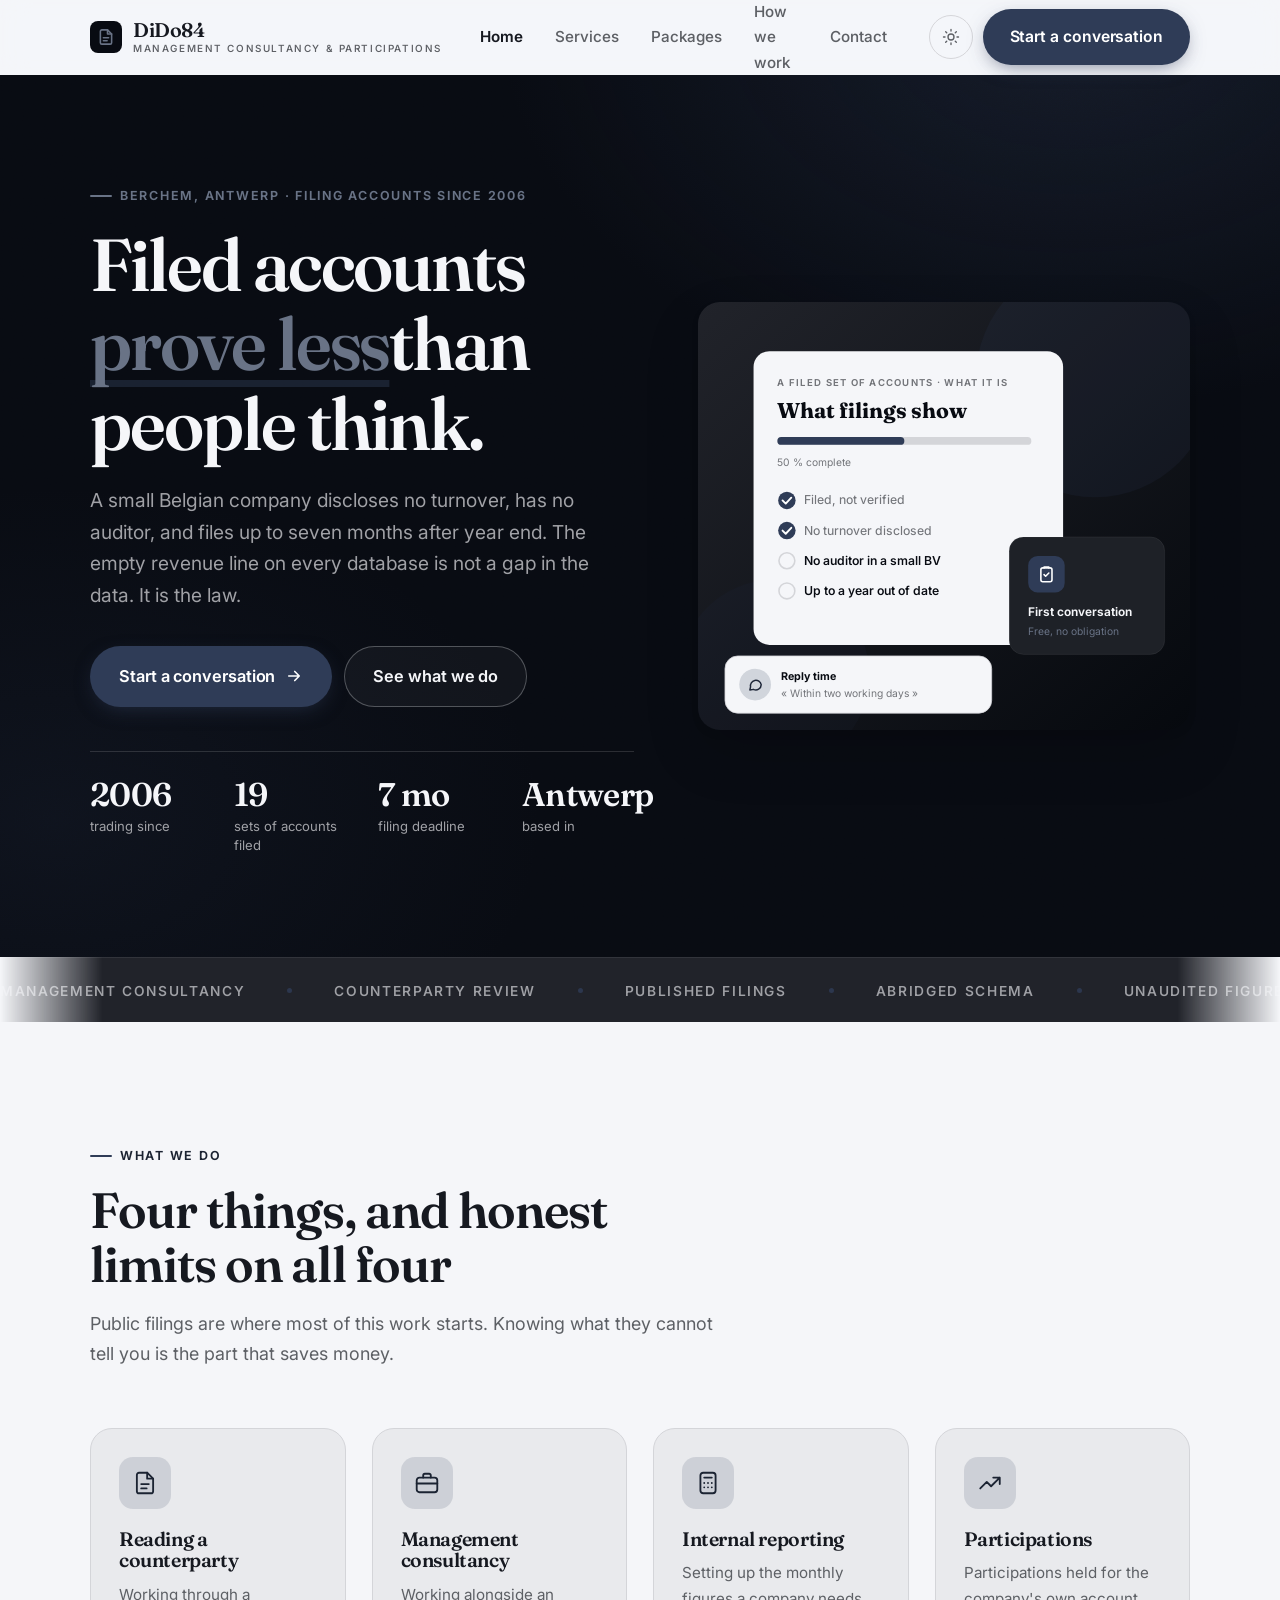
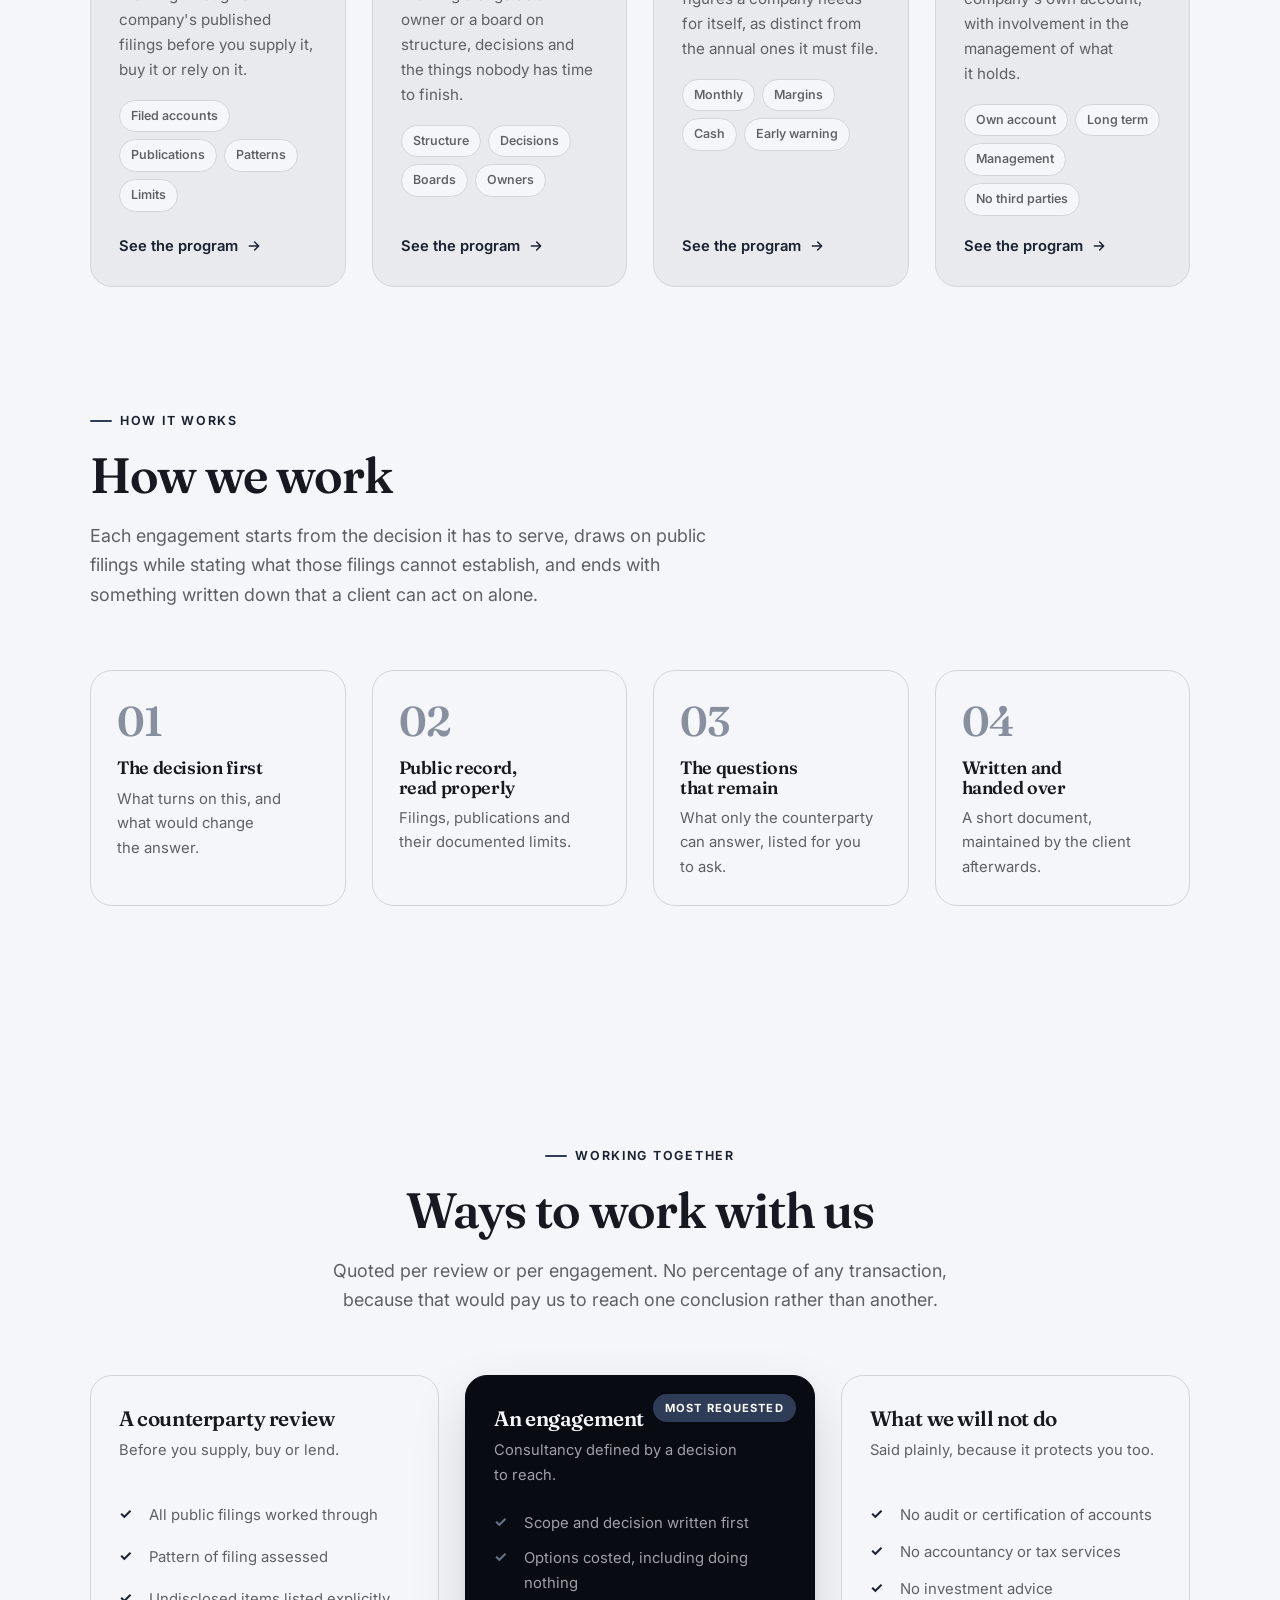
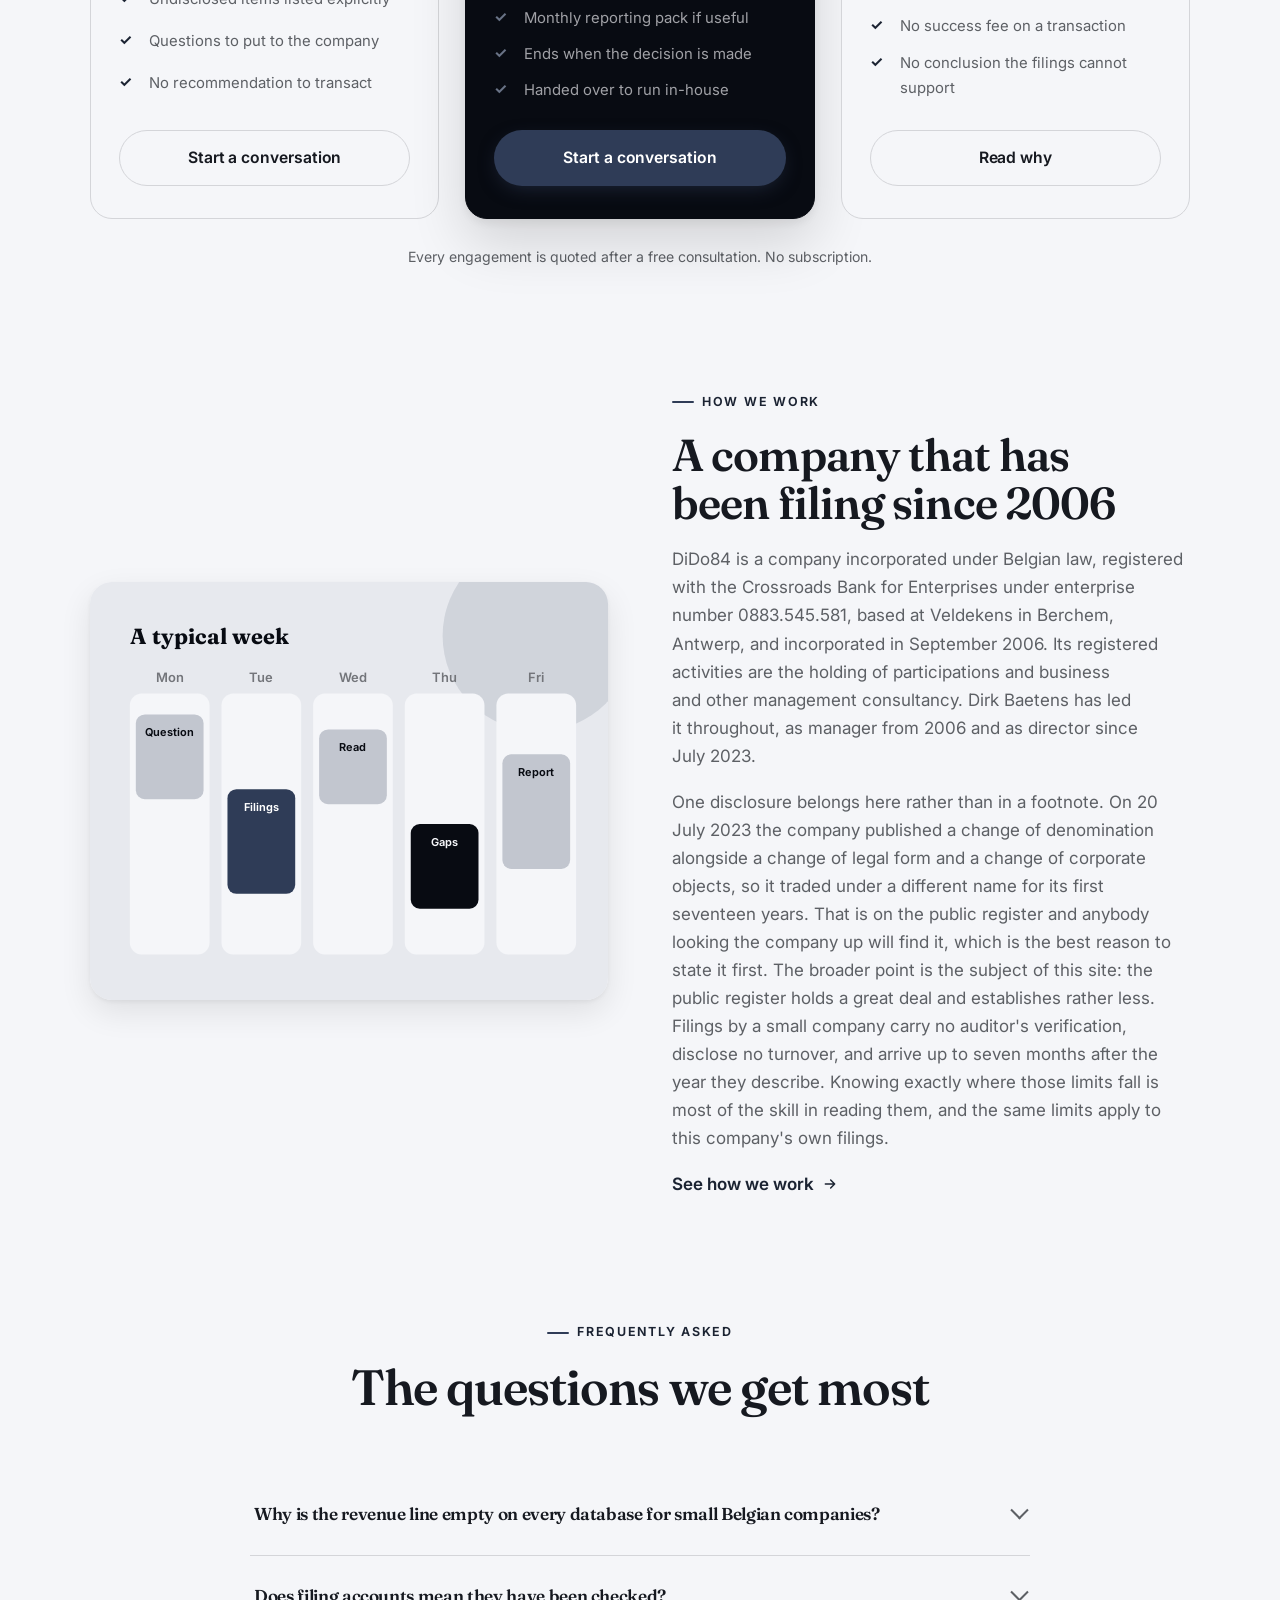
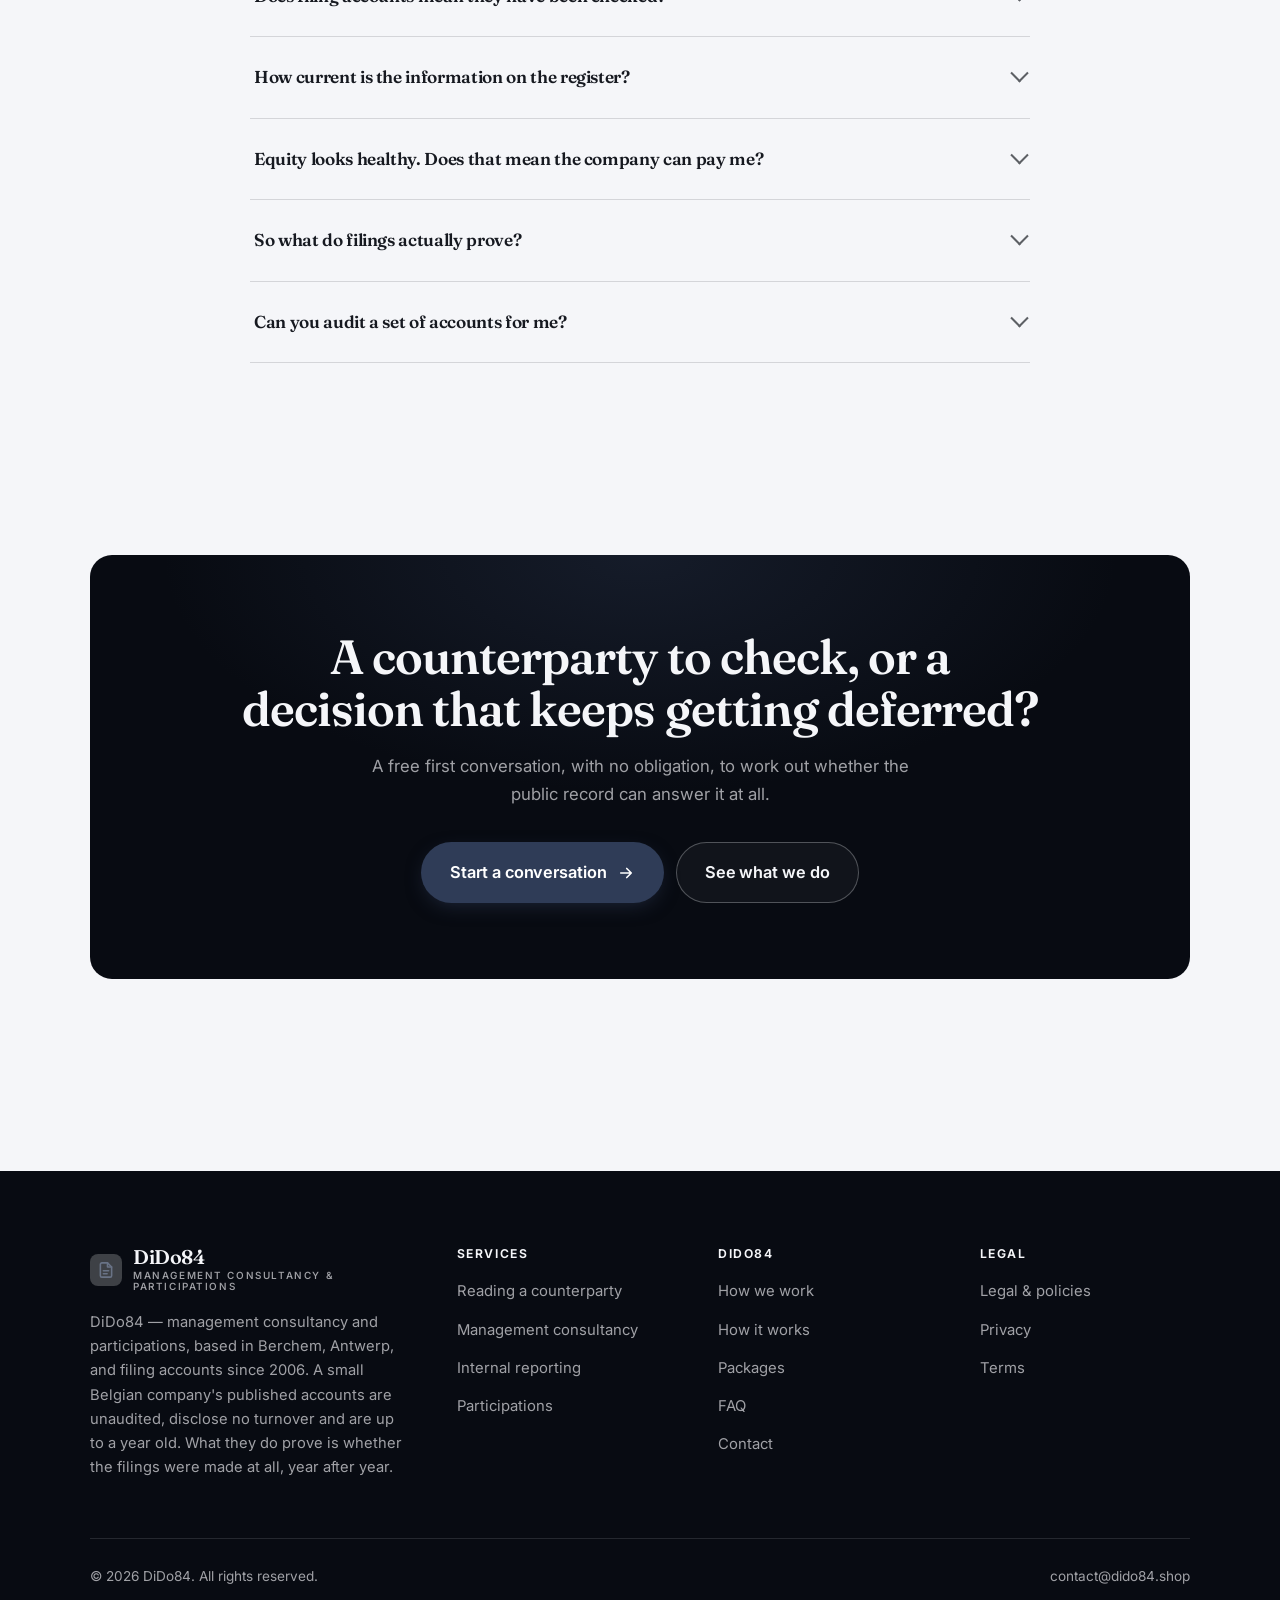
<file: index.html>
<!DOCTYPE html>
<html lang="en" class="no-js">
<head>
<meta charset="utf-8">
<meta name="viewport" content="width=device-width, initial-scale=1">
<title>DiDo84 — management consultancy and participations, Antwerp</title>
<meta name="description" content="DiDo84, management consultancy and participations based in Berchem, Antwerp, since 2006: reading a counterparty's filed accounts, management consultancy, internal reporting, and participations held for its own account.">
<link rel="canonical" href="https://dido84.shop/">

<meta property="og:type" content="website">
<meta property="og:url" content="https://dido84.shop/">
<meta property="og:site_name" content="DiDo84">
<meta property="og:locale" content="en_US">
<meta property="og:title" content="DiDo84 — management consultancy and participations, Antwerp">
<meta property="og:description" content="DiDo84, management consultancy and participations based in Berchem, Antwerp, since 2006: reading a counterparty's filed accounts, management consultancy, internal reporting, and participations held for its own account.">
<meta name="theme-color" content="#080b12">

<link rel="icon" href="assets/img/favicon.svg" type="image/svg+xml">
<link rel="preconnect" href="https://fonts.googleapis.com">
<link rel="preconnect" href="https://fonts.gstatic.com" crossorigin>
<link rel="stylesheet" href="https://fonts.googleapis.com/css2?family=Fraunces:opsz,wght@9..144,400;9..144,600;9..144,700&family=Inter:wght@400..700&display=swap">
<link rel="stylesheet" href="assets/css/style.css">

<!-- Thème appliqué avant le premier rendu (évite le flash) -->
<script>
document.documentElement.classList.remove('no-js');
(function(){try{var t=localStorage.getItem('site-theme');if(t){document.documentElement.setAttribute('data-theme',t);}}catch(e){}})();
</script>
<script type="application/ld+json">
{
  "@context": "https://schema.org",
  "@type": "Organization",
  "name": "DiDo84",
  "url": "https://dido84.shop/",
  "email": "contact@dido84.shop",
  "description": "DiDo84, management consultancy and participations based in Berchem, Antwerp, since 2006: reading a counterparty's filed accounts, management consultancy, internal reporting, and participations held for its own account.",
  "areaServed": "US",
  "knowsLanguage": "en"
}
</script>
</head>

<body>
<a class="skip-link" href="#main">Skip to main content</a>

<header class="site-header">
  <nav class="wrap nav" aria-label="Main navigation">
    <a class="brand" href="index.html">
      <svg class="brand__mark" viewBox="0 0 64 64" aria-hidden="true">
        <rect class="bm-bg" width="64" height="64" rx="16"/>
        <g class="bm-ic" transform="translate(14 14) scale(1.5)" fill="none" stroke-width="2.1" stroke-linecap="round" stroke-linejoin="round"><path d="M14 2.5H6.5A2 2 0 0 0 4.5 4.5v15a2 2 0 0 0 2 2h11a2 2 0 0 0 2-2V8z"/><path d="M14 2.5V8h5.5M8.5 13h7M8.5 17h5"/></g>
      </svg>
      <span>DiDo84<span class="brand__sub">MANAGEMENT CONSULTANCY &amp; PARTICIPATIONS</span></span>
    </a>

    <ul class="nav__links" id="nav-links">
      <li><a href="index.html" aria-current="page">Home</a></li>
      <li><a href="programs.html">Services</a></li>
      <li><a href="index.html#pricing">Packages</a></li>
      <li><a href="about.html">How we work</a></li>
      <li><a href="contact.html">Contact</a></li>
      <li><a class="btn btn--primary" href="contact.html">Start a conversation</a></li>
    </ul>

    <div class="nav__cta">
      <button class="theme-toggle" type="button" aria-label="Switch to dark theme">
        <svg class="icon-sun" viewBox="0 0 24 24" fill="none" stroke="currentColor" stroke-width="1.8" stroke-linecap="round" aria-hidden="true"><circle cx="12" cy="12" r="4"/><path d="M12 2v2m0 16v2M2 12h2m16 0h2M4.9 4.9l1.4 1.4m11.4 11.4 1.4 1.4M19.1 4.9l-1.4 1.4M6.3 17.7l-1.4 1.4"/></svg>
        <svg class="icon-moon" viewBox="0 0 24 24" fill="none" stroke="currentColor" stroke-width="1.8" stroke-linecap="round" stroke-linejoin="round" aria-hidden="true"><path d="M21 12.8A9 9 0 1 1 11.2 3a7 7 0 0 0 9.8 9.8z"/></svg>
      </button>
      <a class="btn btn--primary" href="contact.html">Start a conversation</a>
      <button class="nav__toggle" type="button" aria-expanded="false" aria-controls="nav-links" aria-label="Open menu">
        <svg class="icon-open" viewBox="0 0 24 24" fill="none" stroke="currentColor" stroke-width="2" stroke-linecap="round" aria-hidden="true"><path d="M3 6h18M3 12h18M3 18h18"/></svg>
        <svg class="icon-close" viewBox="0 0 24 24" fill="none" stroke="currentColor" stroke-width="2" stroke-linecap="round" aria-hidden="true"><path d="M6 6l12 12M18 6L6 18"/></svg>
      </button>
    </div>
  </nav>
</header>

<main id="main">

<section class="hero">
  <div class="wrap hero__inner">
    <div>
      <span class="eyebrow hero__eyebrow">Berchem, Antwerp · Filing accounts since 2006</span>
      <h1>Filed accounts<br> <em>prove less</em>than people think.</h1>
      <p class="hero__lede">A small Belgian company discloses no turnover, has no auditor, and files up to seven months after year end. The empty revenue line on every database is not a gap in the data. It is the law.</p>

      <div class="hero__actions">
        <a class="btn btn--primary btn--lg" href="contact.html">Start a conversation <svg viewBox="0 0 24 24" fill="none" stroke="currentColor" stroke-width="2.2" stroke-linecap="round" stroke-linejoin="round" aria-hidden="true"><path d="M5 12h14M13 6l6 6-6 6"/></svg></a>
        <a class="btn btn--on-dark btn--lg" href="programs.html">See what we do</a>
      </div>

      <ul class="hero__proof">
        <li><span class="stat__num">2006</span><span class="stat__label">trading since</span></li>
        <li><span class="stat__num">19</span><span class="stat__label">sets of accounts filed</span></li>
        <li><span class="stat__num">7 mo</span><span class="stat__label">filing deadline</span></li>
        <li><span class="stat__num">Antwerp</span><span class="stat__label">based in</span></li>
      </ul>
    </div>

    <div class="hero__art">
      <svg viewBox="0 0 620 540" role="img" aria-label="What a small Belgian company's filed annual accounts do and do not establish.">
        <defs>
          <linearGradient id="hbg" x1="0" y1="0" x2="1" y2="1">
            <stop offset="0" stop-color="#21232a"/><stop offset="1" stop-color="#06090e"/>
          </linearGradient>
        </defs>
        <rect width="620" height="540" rx="22" fill="url(#hbg)"/>
        <circle cx="500" cy="96" r="150" fill="#2f3c57" opacity=".16"/>
        <circle cx="96" cy="470" r="120" fill="#2f3c57" opacity=".08"/>

        <g style="font-family: var(--font-body)">
          <!-- Carte programme -->
          <rect x="70" y="62" width="390" height="370" rx="20" fill="#f5f6f9"/>
          <text x="100" y="106" font-size="12" font-weight="650" letter-spacing="1.6" fill="#73757a">A FILED SET OF ACCOUNTS · WHAT IT IS</text>
          <text x="100" y="146" font-size="27" font-weight="700" fill="#080b12" style="font-family: var(--font-display)">What filings show</text>
          <rect x="100" y="170" width="320" height="10" rx="5" fill="#d4d5d9"/>
          <rect x="100" y="170" width="160" height="10" rx="5" fill="#2f3c57"/>
          <text x="100" y="206" font-size="13" fill="#73757a">50 % complete</text>
          <circle cx="112" cy="250" r="11" fill="#2f3c57"/><path d="M106.5 250l4 4 7-7.5" fill="none" stroke="#ffffff" stroke-width="2.4" stroke-linecap="round" stroke-linejoin="round"/><text x="134" y="255" font-size="15.5" fill="#73757a" font-weight="450">Filed, not verified</text>
          <circle cx="112" cy="288" r="11" fill="#2f3c57"/><path d="M106.5 288l4 4 7-7.5" fill="none" stroke="#ffffff" stroke-width="2.4" stroke-linecap="round" stroke-linejoin="round"/><text x="134" y="293" font-size="15.5" fill="#73757a" font-weight="450">No turnover disclosed</text>
          <circle cx="112" cy="326" r="10" fill="none" stroke="#d4d5d9" stroke-width="2"/><text x="134" y="331" font-size="15.5" fill="#080b12" font-weight="560">No auditor in a small BV</text>
          <circle cx="112" cy="364" r="10" fill="none" stroke="#d4d5d9" stroke-width="2"/><text x="134" y="369" font-size="15.5" fill="#080b12" font-weight="560">Up to a year out of date</text>

          <!-- Carte séance -->
          <rect x="392" y="296" width="196" height="148" rx="18" fill="#1e2127" stroke="#ffffff" stroke-opacity=".08"/>
          <rect x="416" y="320" width="46" height="46" rx="12" fill="#2f3c57"/>
          <g transform="translate(427 331)" fill="none" stroke="#ffffff" color="#ffffff" stroke-width="2" stroke-linecap="round" stroke-linejoin="round"><rect x="5" y="4" width="14" height="17.5" rx="2.5"/><path d="M9 4V3h6v1M9 12.5l2 2 4-4"/></g>
          <text x="416" y="396" font-size="15" font-weight="650" fill="#f5f6f9">First conversation</text>
          <text x="416" y="420" font-size="13" fill="#697386">Free, no obligation</text>

          <!-- Retour du coach -->
          <rect x="34" y="446" width="336" height="72" rx="16" fill="#f5f6f9" stroke="#d4d5d9"/>
          <circle cx="72" cy="482" r="20" fill="#d1d5dc"/>
          <g transform="translate(62 472) scale(.84)" fill="none" stroke="#1f2739" stroke-width="2.2" stroke-linecap="round" stroke-linejoin="round"><path d="M21 12a8 8 0 0 1-11.6 7.1L4 20l1-4.6A8 8 0 1 1 21 12z"/></g>
          <text x="104" y="476" font-size="13.5" font-weight="700" fill="#080b12">Reply time</text>
          <text x="104" y="498" font-size="13" fill="#73757a">« Within two working days »</text>
        </g>
      </svg>
    </div>
  </div>
</section>

<div class="marquee" aria-hidden="true">
  <div class="marquee__track"><span>Management consultancy</span><span>Counterparty review</span><span>Published filings</span><span>Abridged schema</span><span>Unaudited figures</span><span>Equity is not cash</span><span>Internal reporting</span><span>Participations</span><span>Berchem, Antwerp</span><span>Filing since 2006</span><span>Management consultancy</span><span>Counterparty review</span><span>Published filings</span><span>Abridged schema</span><span>Unaudited figures</span><span>Equity is not cash</span><span>Internal reporting</span><span>Participations</span><span>Berchem, Antwerp</span><span>Filing since 2006</span></div>
</div>

<section class="section wrap" id="programs">
  <div class="section-head reveal">
    <span class="eyebrow">What we do</span>
    <h2>Four things, and honest limits on all four</h2>
    <p>Public filings are where most of this work starts. Knowing what they cannot tell you is the part that saves money.</p>
  </div>
  <div class="grid grid--4 reveal-group">
    <a class="card" href="programs.html#counterparty">
      <div class="card__icon"><svg viewBox="0 0 24 24" fill="none" stroke="currentColor" stroke-width="1.7" stroke-linecap="round" stroke-linejoin="round" aria-hidden="true"><path d="M14 2.5H6.5A2 2 0 0 0 4.5 4.5v15a2 2 0 0 0 2 2h11a2 2 0 0 0 2-2V8z"/><path d="M14 2.5V8h5.5M8.5 13h7M8.5 17h5"/></svg></div>
      <h3>Reading a counterparty</h3>
      <p>Working through a company's published filings before you supply it, buy it or rely on it.</p>
      <ul class="tags"><li>Filed accounts</li><li>Publications</li><li>Patterns</li><li>Limits</li></ul>
      <span class="arrow-link">See the program <svg viewBox="0 0 24 24" fill="none" stroke="currentColor" stroke-width="2.2" stroke-linecap="round" stroke-linejoin="round" aria-hidden="true"><path d="M5 12h14M13 6l6 6-6 6"/></svg></span>
    </a>
    <a class="card" href="programs.html#consultancy">
      <div class="card__icon"><svg viewBox="0 0 24 24" fill="none" stroke="currentColor" stroke-width="1.7" stroke-linecap="round" stroke-linejoin="round" aria-hidden="true"><rect x="2.5" y="7" width="19" height="13.5" rx="2.5"/><path d="M8.5 7V5a1.5 1.5 0 0 1 1.5-1.5h4A1.5 1.5 0 0 1 15.5 5v2M2.5 12.5h19"/></svg></div>
      <h3>Management consultancy</h3>
      <p>Working alongside an owner or a board on structure, decisions and the things nobody has time to finish.</p>
      <ul class="tags"><li>Structure</li><li>Decisions</li><li>Boards</li><li>Owners</li></ul>
      <span class="arrow-link">See the program <svg viewBox="0 0 24 24" fill="none" stroke="currentColor" stroke-width="2.2" stroke-linecap="round" stroke-linejoin="round" aria-hidden="true"><path d="M5 12h14M13 6l6 6-6 6"/></svg></span>
    </a>
    <a class="card" href="programs.html#reporting">
      <div class="card__icon"><svg viewBox="0 0 24 24" fill="none" stroke="currentColor" stroke-width="1.7" stroke-linecap="round" stroke-linejoin="round" aria-hidden="true"><rect x="5" y="2.5" width="14" height="19" rx="2.5"/><path d="M8.5 7h7M8.5 12h.01M12 12h.01M15.5 12h.01M8.5 16h.01M12 16h.01M15.5 16h.01"/></svg></div>
      <h3>Internal reporting</h3>
      <p>Setting up the monthly figures a company needs for itself, as distinct from the annual ones it must file.</p>
      <ul class="tags"><li>Monthly</li><li>Margins</li><li>Cash</li><li>Early warning</li></ul>
      <span class="arrow-link">See the program <svg viewBox="0 0 24 24" fill="none" stroke="currentColor" stroke-width="2.2" stroke-linecap="round" stroke-linejoin="round" aria-hidden="true"><path d="M5 12h14M13 6l6 6-6 6"/></svg></span>
    </a>
    <a class="card" href="programs.html#participations">
      <div class="card__icon"><svg viewBox="0 0 24 24" fill="none" stroke="currentColor" stroke-width="1.7" stroke-linecap="round" stroke-linejoin="round" aria-hidden="true"><path d="M3 17l6-6 4 4 8-8M15 7h6v6"/></svg></div>
      <h3>Participations</h3>
      <p>Participations held for the company's own account, with involvement in the management of what it holds.</p>
      <ul class="tags"><li>Own account</li><li>Long term</li><li>Management</li><li>No third parties</li></ul>
      <span class="arrow-link">See the program <svg viewBox="0 0 24 24" fill="none" stroke="currentColor" stroke-width="2.2" stroke-linecap="round" stroke-linejoin="round" aria-hidden="true"><path d="M5 12h14M13 6l6 6-6 6"/></svg></span>
    </a>
  </div>
</section>

<section class="section section--flush wrap" id="how-it-works">
  <div class="section-head reveal">
    <span class="eyebrow">How it works</span>
    <h2>How we work</h2>
    <p>Each engagement starts from the decision it has to serve, draws on public filings while stating what those filings cannot establish, and ends with something written down that a client can act on alone.</p>
  </div>
  <div class="grid grid--4 steps reveal-group">
    <article class="step">
      <h3>The decision first</h3>
      <p>What turns on this, and what would change the answer.</p>
    </article>
    <article class="step">
      <h3>Public record, read properly</h3>
      <p>Filings, publications and their documented limits.</p>
    </article>
    <article class="step">
      <h3>The questions that remain</h3>
      <p>What only the counterparty can answer, listed for you to ask.</p>
    </article>
    <article class="step">
      <h3>Written and handed over</h3>
      <p>A short document, maintained by the client afterwards.</p>
    </article>
  </div>
</section>

<section class="section wrap" id="pricing">
  <div class="section-head section-head--center reveal">
    <span class="eyebrow">Working together</span>
    <h2>Ways to work with us</h2>
    <p>Quoted per review or per engagement. No percentage of any transaction, because that would pay us to reach one conclusion rather than another.</p>
  </div>
  <div class="grid grid--3 plans reveal-group">
    <article class="plan">
      
      <h3>A counterparty review</h3>
      <p class="plan__desc">Before you supply, buy or lend.</p>
      
      <ul class="plan__features">
        <li>All public filings worked through</li>
        <li>Pattern of filing assessed</li>
        <li>Undisclosed items listed explicitly</li>
        <li>Questions to put to the company</li>
        <li>No recommendation to transact</li>
      </ul>
      <a class="btn btn--ghost btn--block" href="contact.html">Start a conversation</a>
    </article>
    <article class="plan plan--featured">
      <span class="plan__tag">Most requested</span>
      <h3>An engagement</h3>
      <p class="plan__desc">Consultancy defined by a decision to reach.</p>
      
      <ul class="plan__features">
        <li>Scope and decision written first</li>
        <li>Options costed, including doing nothing</li>
        <li>Monthly reporting pack if useful</li>
        <li>Ends when the decision is made</li>
        <li>Handed over to run in-house</li>
      </ul>
      <a class="btn btn--primary btn--block" href="contact.html">Start a conversation</a>
    </article>
    <article class="plan">
      
      <h3>What we will not do</h3>
      <p class="plan__desc">Said plainly, because it protects you too.</p>
      
      <ul class="plan__features">
        <li>No audit or certification of accounts</li>
        <li>No accountancy or tax services</li>
        <li>No investment advice</li>
        <li>No success fee on a transaction</li>
        <li>No conclusion the filings cannot support</li>
      </ul>
      <a class="btn btn--ghost btn--block" href="contact.html">Read why</a>
    </article>
  </div>
  <p class="plans-note">Every engagement is quoted after a free consultation. No subscription.</p>
</section>

<section class="section section--flush wrap">
  <div class="split reveal">
    <div class="split__art">
      <svg viewBox="0 0 520 420" role="img" aria-label="Example of a typical week: Question, Filings, Read, Gaps, Report, Decide.">
        <rect width="520" height="420" rx="20" fill="#e7e9ee"/>
        <circle cx="450" cy="54" r="96" fill="#2f3c57" opacity=".12"/>
        <g style="font-family: var(--font-body)">
        <text x="40" y="62" font-size="22" font-weight="700" fill="#080b12" style="font-family: var(--font-display)">A typical week</text>
        <text x="80" y="100" text-anchor="middle" font-size="13" font-weight="600" fill="#73757a">Mon</text>
        <rect x="40" y="112" width="80" height="262" rx="12" fill="#f5f6f9"/>
        <rect x="46" y="133" width="68" height="85" rx="9" fill="#c2c6cf"/>
        <text x="80" y="155" text-anchor="middle" font-size="11" font-weight="650" fill="#080b12">Question</text>
        <text x="172" y="100" text-anchor="middle" font-size="13" font-weight="600" fill="#73757a">Tue</text>
        <rect x="132" y="112" width="80" height="262" rx="12" fill="#f5f6f9"/>
        <rect x="138" y="208" width="68" height="105" rx="9" fill="#2f3c57"/>
        <text x="172" y="230" text-anchor="middle" font-size="11" font-weight="650" fill="#ffffff">Filings</text>
        <text x="264" y="100" text-anchor="middle" font-size="13" font-weight="600" fill="#73757a">Wed</text>
        <rect x="224" y="112" width="80" height="262" rx="12" fill="#f5f6f9"/>
        <rect x="230" y="148" width="68" height="75" rx="9" fill="#c2c6cf"/>
        <text x="264" y="170" text-anchor="middle" font-size="11" font-weight="650" fill="#080b12">Read</text>
        <text x="356" y="100" text-anchor="middle" font-size="13" font-weight="600" fill="#73757a">Thu</text>
        <rect x="316" y="112" width="80" height="262" rx="12" fill="#f5f6f9"/>
        <rect x="322" y="243" width="68" height="85" rx="9" fill="#080b12"/>
        <text x="356" y="265" text-anchor="middle" font-size="11" font-weight="650" fill="#f5f6f9">Gaps</text>
        <text x="448" y="100" text-anchor="middle" font-size="13" font-weight="600" fill="#73757a">Fri</text>
        <rect x="408" y="112" width="80" height="262" rx="12" fill="#f5f6f9"/>
        <rect x="414" y="173" width="68" height="115" rx="9" fill="#c2c6cf"/>
        <text x="448" y="195" text-anchor="middle" font-size="11" font-weight="650" fill="#080b12">Report</text>
        </g>
      </svg>
    </div>
    <div>
      <span class="eyebrow">How we work</span>
      <h2>A company that has been filing since 2006</h2>
      <p>DiDo84 is a company incorporated under Belgian law, registered with the Crossroads Bank for Enterprises under enterprise number 0883.545.581, based at Veldekens in Berchem, Antwerp, and incorporated in September 2006. Its registered activities are the holding of participations and business and other management consultancy. Dirk Baetens has led it throughout, as manager from 2006 and as director since July 2023.</p>
      <p>One disclosure belongs here rather than in a footnote. On 20 July 2023 the company published a change of denomination alongside a change of legal form and a change of corporate objects, so it traded under a different name for its first seventeen years. That is on the public register and anybody looking the company up will find it, which is the best reason to state it first. The broader point is the subject of this site: the public register holds a great deal and establishes rather less. Filings by a small company carry no auditor's verification, disclose no turnover, and arrive up to seven months after the year they describe. Knowing exactly where those limits fall is most of the skill in reading them, and the same limits apply to this company's own filings.</p>
      <p><a class="arrow-link" href="about.html">See how we work <svg viewBox="0 0 24 24" fill="none" stroke="currentColor" stroke-width="2.2" stroke-linecap="round" stroke-linejoin="round" aria-hidden="true"><path d="M5 12h14M13 6l6 6-6 6"/></svg></a></p>
    </div>
  </div>
</section>

<section class="section section--flush wrap" id="faq">
  <div class="section-head section-head--center reveal">
    <span class="eyebrow">Frequently asked</span>
    <h2>The questions we get most</h2>
  </div>
  <div class="faq reveal">
    <details>
      <summary>Why is the revenue line empty on every database for small Belgian companies?</summary>
      <p>Because the law does not require it to be filled. A company that qualifies as small files an abridged schema, and one that qualifies as micro files the micro schema; neither requires turnover to be disclosed. Databases that reproduce the filings therefore show gross margin, results and balance sheet items but leave revenue blank. It is not a data failure, and the absence tells you nothing adverse about the company. Anyone treating the blank as suspicious has misread what they are looking at.</p>
    </details>
    <details>
      <summary>Does filing accounts mean they have been checked?</summary>
      <p>No. In a company that is not required to appoint a statutory auditor — which is most small Belgian companies — the accounts are prepared by or for the company, approved by its general meeting and filed. Filing is a publicity formality; nobody verifies the figures as part of it. That does not make them wrong, and the great majority are prepared conscientiously. It does mean the document carries no independent assurance, and a reader who assumes otherwise is relying on something that was never there.</p>
    </details>
    <details>
      <summary>How current is the information on the register?</summary>
      <p>Less current than it looks. The filing deadline runs to seven months after the close of the financial year, and the filed set then remains the most recent public picture until the next one arrives. In practice, public financial information about a small company can be anywhere from seven months to nearly two years behind the present. For a decision that turns on how a company is doing now, the register is a starting point and the company itself is the only real source.</p>
    </details>
    <details>
      <summary>Equity looks healthy. Does that mean the company can pay me?</summary>
      <p>Not necessarily, and this is the most common mistake made with these documents. Equity is what remains after liabilities are deducted from assets as they are carried in the balance sheet; it is not cash and it is not a measure of what can be paid next month. A company can show substantial equity while holding very little liquidity, usually because the value sits in participations, receivables or property. Liquidity and equity are different questions, and they are read from different lines.</p>
    </details>
    <details>
      <summary>So what do filings actually prove?</summary>
      <p>The pattern, which is genuinely useful. Whether a company filed at all. Whether it filed on time. Whether it has done so consistently over many years or stopped for a while. What was published about changes to its form, its name, its objects and its officers, and when. A company with a long unbroken run of filings is telling you something about how it is administered, and a gap or a long silence is worth a question. That is a different kind of evidence from a figure, and often a more reliable one.</p>
    </details>
    <details>
      <summary>Can you audit a set of accounts for me?</summary>
      <p>No, and nobody who is not a registered auditor may. What is unregulated, and what this company does, is reading filings and explaining what they say, what they omit and what questions they leave open. Certifying or auditing financial statements is reserved to registered auditors; accountancy and tax services are reserved to professionals registered with the ITAA. If a decision needs assurance rather than analysis, you need one of those, and we will say so rather than stretch the work.</p>
    </details>
  </div>
</section>

<section class="wrap section--tight">
  <div class="cta-band reveal">
    <h2>A counterparty to check, or a decision that keeps getting deferred?</h2>
    <p>A free first conversation, with no obligation, to work out whether the public record can answer it at all.</p>
    <div class="hero__actions">
      <a class="btn btn--primary btn--lg" href="contact.html">Start a conversation <svg viewBox="0 0 24 24" fill="none" stroke="currentColor" stroke-width="2.2" stroke-linecap="round" stroke-linejoin="round" aria-hidden="true"><path d="M5 12h14M13 6l6 6-6 6"/></svg></a>
      <a class="btn btn--on-dark btn--lg" href="programs.html">See what we do</a>
    </div>
  </div>
</section>

</main>

<footer class="site-footer">
  <div class="wrap">
    <div class="footer__grid">
      <div class="footer__brand">
        <a class="brand" href="index.html">
          <svg class="brand__mark" viewBox="0 0 64 64" aria-hidden="true">
        <rect class="bm-bg" width="64" height="64" rx="16"/>
        <g class="bm-ic" transform="translate(14 14) scale(1.5)" fill="none" stroke-width="2.1" stroke-linecap="round" stroke-linejoin="round"><path d="M14 2.5H6.5A2 2 0 0 0 4.5 4.5v15a2 2 0 0 0 2 2h11a2 2 0 0 0 2-2V8z"/><path d="M14 2.5V8h5.5M8.5 13h7M8.5 17h5"/></g>
      </svg>
          <span>DiDo84<span class="brand__sub">MANAGEMENT CONSULTANCY &amp; PARTICIPATIONS</span></span>
        </a>
        <p>DiDo84 — management consultancy and participations, based in Berchem, Antwerp, and filing accounts since 2006. A small Belgian company's published accounts are unaudited, disclose no turnover and are up to a year old. What they do prove is whether the filings were made at all, year after year.</p>
      </div>

      <div class="footer__col">
        <h4>Services</h4>
        <ul>
          <li><a href="programs.html#counterparty">Reading a counterparty</a></li>
          <li><a href="programs.html#consultancy">Management consultancy</a></li>
          <li><a href="programs.html#reporting">Internal reporting</a></li>
          <li><a href="programs.html#participations">Participations</a></li>
        </ul>
      </div>

      <div class="footer__col">
        <h4>DiDo84</h4>
        <ul>
          <li><a href="about.html">How we work</a></li>
          <li><a href="index.html#how-it-works">How it works</a></li>
          <li><a href="index.html#pricing">Packages</a></li>
          <li><a href="index.html#faq">FAQ</a></li>
          <li><a href="contact.html">Contact</a></li>
        </ul>
      </div>

      <div class="footer__col">
        <h4>Legal</h4>
        <ul>
          <li><a href="legal.html">Legal &amp; policies</a></li>
          <li><a href="legal.html#privacy">Privacy</a></li>
          <li><a href="legal.html#terms">Terms</a></li>
        </ul>
      </div>
    </div>

    <div class="footer__bottom">
      <p>© <span data-year>2026</span> DiDo84. All rights reserved.</p>
      <p><a href="mailto:contact@dido84.shop">contact@dido84.shop</a></p>
    </div>
  </div>
</footer>

<script src="assets/js/main.js" defer></script>
</body>
</html>
</file>
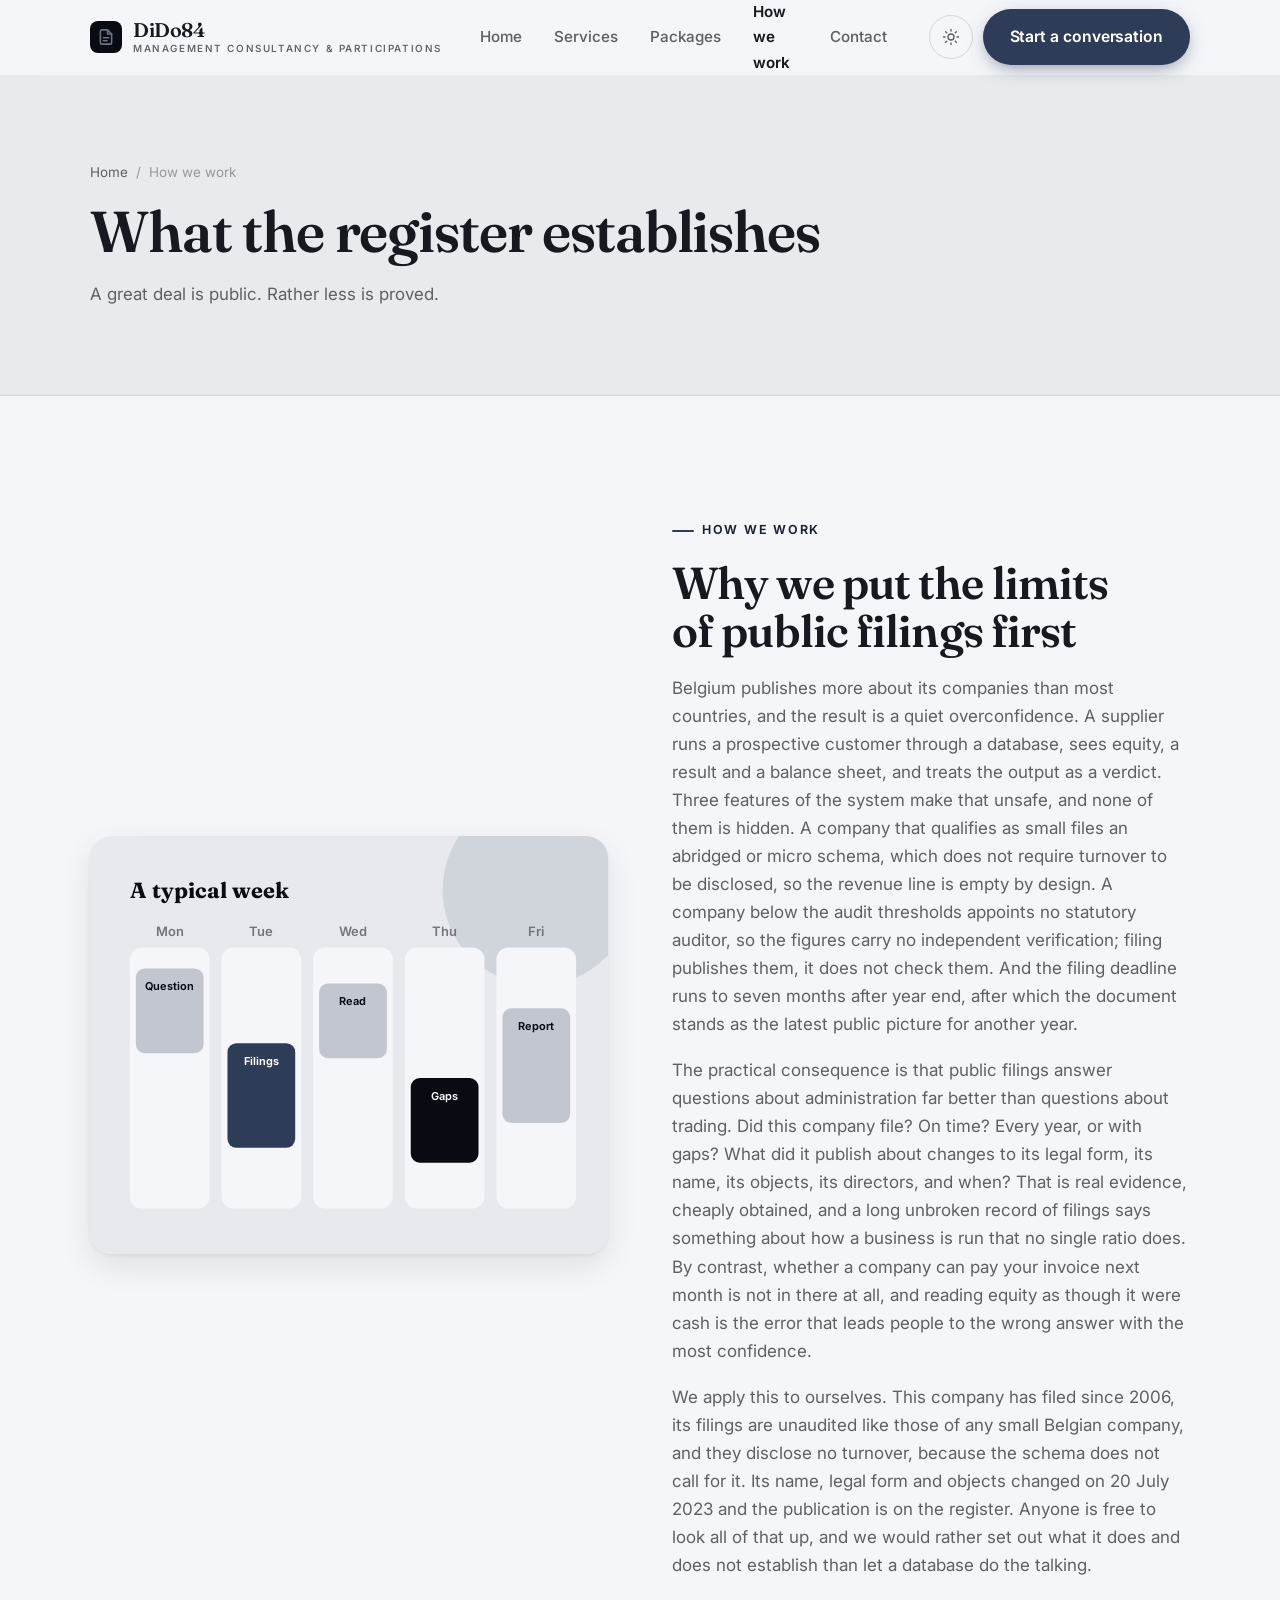
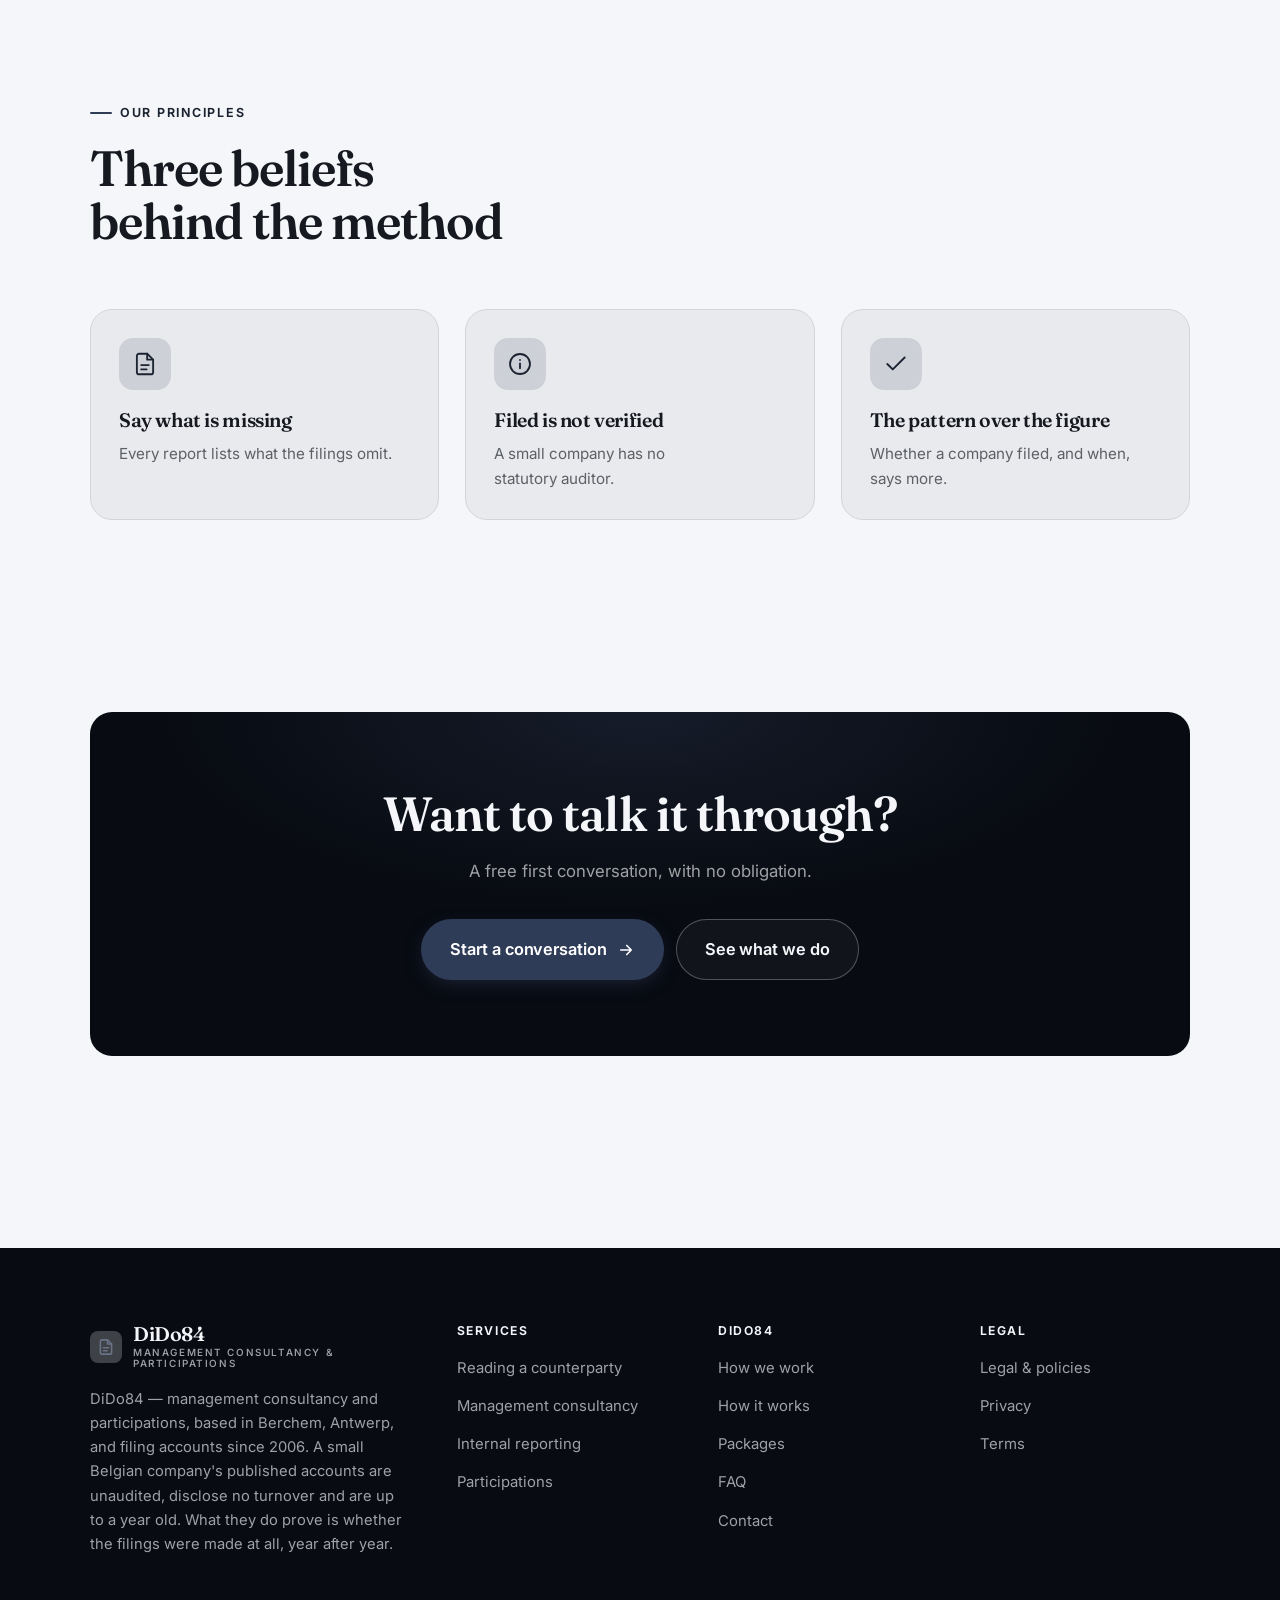
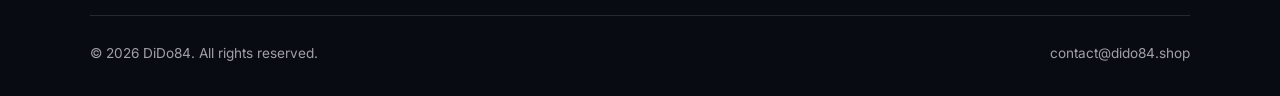
<file: about.html>
<!DOCTYPE html>
<html lang="en" class="no-js">
<head>
<meta charset="utf-8">
<meta name="viewport" content="width=device-width, initial-scale=1">
<title>How we work — DiDo84</title>
<meta name="description" content="About DiDo84, management consultancy and participations in Berchem, Antwerp, enterprise number 0883.545.581.">
<link rel="canonical" href="https://dido84.shop/about.html">

<meta property="og:type" content="website">
<meta property="og:url" content="https://dido84.shop/about.html">
<meta property="og:site_name" content="DiDo84">
<meta property="og:locale" content="en_US">
<meta property="og:title" content="How we work — DiDo84">
<meta property="og:description" content="About DiDo84, management consultancy and participations in Berchem, Antwerp, enterprise number 0883.545.581.">
<meta name="theme-color" content="#080b12">

<link rel="icon" href="assets/img/favicon.svg" type="image/svg+xml">
<link rel="preconnect" href="https://fonts.googleapis.com">
<link rel="preconnect" href="https://fonts.gstatic.com" crossorigin>
<link rel="stylesheet" href="https://fonts.googleapis.com/css2?family=Fraunces:opsz,wght@9..144,400;9..144,600;9..144,700&family=Inter:wght@400..700&display=swap">
<link rel="stylesheet" href="assets/css/style.css">

<!-- Thème appliqué avant le premier rendu (évite le flash) -->
<script>
document.documentElement.classList.remove('no-js');
(function(){try{var t=localStorage.getItem('site-theme');if(t){document.documentElement.setAttribute('data-theme',t);}}catch(e){}})();
</script>
</head>

<body>
<a class="skip-link" href="#main">Skip to main content</a>

<header class="site-header">
  <nav class="wrap nav" aria-label="Main navigation">
    <a class="brand" href="index.html">
      <svg class="brand__mark" viewBox="0 0 64 64" aria-hidden="true">
        <rect class="bm-bg" width="64" height="64" rx="16"/>
        <g class="bm-ic" transform="translate(14 14) scale(1.5)" fill="none" stroke-width="2.1" stroke-linecap="round" stroke-linejoin="round"><path d="M14 2.5H6.5A2 2 0 0 0 4.5 4.5v15a2 2 0 0 0 2 2h11a2 2 0 0 0 2-2V8z"/><path d="M14 2.5V8h5.5M8.5 13h7M8.5 17h5"/></g>
      </svg>
      <span>DiDo84<span class="brand__sub">MANAGEMENT CONSULTANCY &amp; PARTICIPATIONS</span></span>
    </a>

    <ul class="nav__links" id="nav-links">
      <li><a href="index.html">Home</a></li>
      <li><a href="programs.html">Services</a></li>
      <li><a href="index.html#pricing">Packages</a></li>
      <li><a href="about.html" aria-current="page">How we work</a></li>
      <li><a href="contact.html">Contact</a></li>
      <li><a class="btn btn--primary" href="contact.html">Start a conversation</a></li>
    </ul>

    <div class="nav__cta">
      <button class="theme-toggle" type="button" aria-label="Switch to dark theme">
        <svg class="icon-sun" viewBox="0 0 24 24" fill="none" stroke="currentColor" stroke-width="1.8" stroke-linecap="round" aria-hidden="true"><circle cx="12" cy="12" r="4"/><path d="M12 2v2m0 16v2M2 12h2m16 0h2M4.9 4.9l1.4 1.4m11.4 11.4 1.4 1.4M19.1 4.9l-1.4 1.4M6.3 17.7l-1.4 1.4"/></svg>
        <svg class="icon-moon" viewBox="0 0 24 24" fill="none" stroke="currentColor" stroke-width="1.8" stroke-linecap="round" stroke-linejoin="round" aria-hidden="true"><path d="M21 12.8A9 9 0 1 1 11.2 3a7 7 0 0 0 9.8 9.8z"/></svg>
      </button>
      <a class="btn btn--primary" href="contact.html">Start a conversation</a>
      <button class="nav__toggle" type="button" aria-expanded="false" aria-controls="nav-links" aria-label="Open menu">
        <svg class="icon-open" viewBox="0 0 24 24" fill="none" stroke="currentColor" stroke-width="2" stroke-linecap="round" aria-hidden="true"><path d="M3 6h18M3 12h18M3 18h18"/></svg>
        <svg class="icon-close" viewBox="0 0 24 24" fill="none" stroke="currentColor" stroke-width="2" stroke-linecap="round" aria-hidden="true"><path d="M6 6l12 12M18 6L6 18"/></svg>
      </button>
    </div>
  </nav>
</header>

<main id="main">

<section class="page-head">
  <div class="wrap">
    <nav class="breadcrumb" aria-label="Breadcrumb">
      <a href="index.html">Home</a><span>/</span><span aria-current="page">How we work</span>
    </nav>
    <h1>What the register establishes</h1>
    <p>A great deal is public. Rather less is proved.</p>
  </div>
</section>

<section class="section wrap">
  <div class="split reveal">
    <div class="split__art">
      <svg viewBox="0 0 520 420" role="img" aria-label="Example of a typical week: Question, Filings, Read, Gaps, Report, Decide.">
        <rect width="520" height="420" rx="20" fill="#e7e9ee"/>
        <circle cx="450" cy="54" r="96" fill="#2f3c57" opacity=".12"/>
        <g style="font-family: var(--font-body)">
        <text x="40" y="62" font-size="22" font-weight="700" fill="#080b12" style="font-family: var(--font-display)">A typical week</text>
        <text x="80" y="100" text-anchor="middle" font-size="13" font-weight="600" fill="#73757a">Mon</text>
        <rect x="40" y="112" width="80" height="262" rx="12" fill="#f5f6f9"/>
        <rect x="46" y="133" width="68" height="85" rx="9" fill="#c2c6cf"/>
        <text x="80" y="155" text-anchor="middle" font-size="11" font-weight="650" fill="#080b12">Question</text>
        <text x="172" y="100" text-anchor="middle" font-size="13" font-weight="600" fill="#73757a">Tue</text>
        <rect x="132" y="112" width="80" height="262" rx="12" fill="#f5f6f9"/>
        <rect x="138" y="208" width="68" height="105" rx="9" fill="#2f3c57"/>
        <text x="172" y="230" text-anchor="middle" font-size="11" font-weight="650" fill="#ffffff">Filings</text>
        <text x="264" y="100" text-anchor="middle" font-size="13" font-weight="600" fill="#73757a">Wed</text>
        <rect x="224" y="112" width="80" height="262" rx="12" fill="#f5f6f9"/>
        <rect x="230" y="148" width="68" height="75" rx="9" fill="#c2c6cf"/>
        <text x="264" y="170" text-anchor="middle" font-size="11" font-weight="650" fill="#080b12">Read</text>
        <text x="356" y="100" text-anchor="middle" font-size="13" font-weight="600" fill="#73757a">Thu</text>
        <rect x="316" y="112" width="80" height="262" rx="12" fill="#f5f6f9"/>
        <rect x="322" y="243" width="68" height="85" rx="9" fill="#080b12"/>
        <text x="356" y="265" text-anchor="middle" font-size="11" font-weight="650" fill="#f5f6f9">Gaps</text>
        <text x="448" y="100" text-anchor="middle" font-size="13" font-weight="600" fill="#73757a">Fri</text>
        <rect x="408" y="112" width="80" height="262" rx="12" fill="#f5f6f9"/>
        <rect x="414" y="173" width="68" height="115" rx="9" fill="#c2c6cf"/>
        <text x="448" y="195" text-anchor="middle" font-size="11" font-weight="650" fill="#080b12">Report</text>
        </g>
      </svg>
    </div>
    <div>
      <span class="eyebrow">How we work</span>
      <h2>Why we put the limits of public filings first</h2>
      <p>Belgium publishes more about its companies than most countries, and the result is a quiet overconfidence. A supplier runs a prospective customer through a database, sees equity, a result and a balance sheet, and treats the output as a verdict. Three features of the system make that unsafe, and none of them is hidden. A company that qualifies as small files an abridged or micro schema, which does not require turnover to be disclosed, so the revenue line is empty by design. A company below the audit thresholds appoints no statutory auditor, so the figures carry no independent verification; filing publishes them, it does not check them. And the filing deadline runs to seven months after year end, after which the document stands as the latest public picture for another year.</p>
      <p>The practical consequence is that public filings answer questions about administration far better than questions about trading. Did this company file? On time? Every year, or with gaps? What did it publish about changes to its legal form, its name, its objects, its directors, and when? That is real evidence, cheaply obtained, and a long unbroken record of filings says something about how a business is run that no single ratio does. By contrast, whether a company can pay your invoice next month is not in there at all, and reading equity as though it were cash is the error that leads people to the wrong answer with the most confidence.</p>
      <p>We apply this to ourselves. This company has filed since 2006, its filings are unaudited like those of any small Belgian company, and they disclose no turnover, because the schema does not call for it. Its name, legal form and objects changed on 20 July 2023 and the publication is on the register. Anyone is free to look all of that up, and we would rather set out what it does and does not establish than let a database do the talking.</p>
      <!--
        TO DO: add a short introduction of the coach (name, real background),
        with a photo if possible. Do not invent credentials — see README.md.
      -->
    </div>
  </div>
</section>

<section class="section section--flush wrap">
  <div class="section-head reveal">
    <span class="eyebrow">Our principles</span>
    <h2>Three beliefs behind the method</h2>
  </div>
  <div class="grid grid--3 reveal-group">
    <article class="card">
      <div class="card__icon"><svg viewBox="0 0 24 24" fill="none" stroke="currentColor" stroke-width="1.7" stroke-linecap="round" stroke-linejoin="round" aria-hidden="true"><path d="M14 2.5H6.5A2 2 0 0 0 4.5 4.5v15a2 2 0 0 0 2 2h11a2 2 0 0 0 2-2V8z"/><path d="M14 2.5V8h5.5M8.5 13h7M8.5 17h5"/></svg></div>
      <h3>Say what is missing</h3>
      <p>Every report lists what the filings omit.</p>
    </article>
    <article class="card">
      <div class="card__icon"><svg viewBox="0 0 24 24" fill="none" stroke="currentColor" stroke-width="1.7" stroke-linecap="round" stroke-linejoin="round" aria-hidden="true"><circle cx="12" cy="12" r="9.2"/><path d="M12 16v-4.5M12 8.2v.1"/></svg></div>
      <h3>Filed is not verified</h3>
      <p>A small company has no statutory auditor.</p>
    </article>
    <article class="card">
      <div class="card__icon"><svg viewBox="0 0 24 24" fill="none" stroke="currentColor" stroke-width="1.7" stroke-linecap="round" stroke-linejoin="round" aria-hidden="true"><path d="M20 6 9 17l-5-5"/></svg></div>
      <h3>The pattern over the figure</h3>
      <p>Whether a company filed, and when, says more.</p>
    </article>
  </div>
</section>

<section class="wrap section--tight">
  <div class="cta-band reveal">
    <h2>Want to talk it through?</h2>
    <p>A free first conversation, with no obligation.</p>
    <div class="hero__actions">
      <a class="btn btn--primary btn--lg" href="contact.html">Start a conversation <svg viewBox="0 0 24 24" fill="none" stroke="currentColor" stroke-width="2.2" stroke-linecap="round" stroke-linejoin="round" aria-hidden="true"><path d="M5 12h14M13 6l6 6-6 6"/></svg></a>
      <a class="btn btn--on-dark btn--lg" href="programs.html">See what we do</a>
    </div>
  </div>
</section>

</main>

<footer class="site-footer">
  <div class="wrap">
    <div class="footer__grid">
      <div class="footer__brand">
        <a class="brand" href="index.html">
          <svg class="brand__mark" viewBox="0 0 64 64" aria-hidden="true">
        <rect class="bm-bg" width="64" height="64" rx="16"/>
        <g class="bm-ic" transform="translate(14 14) scale(1.5)" fill="none" stroke-width="2.1" stroke-linecap="round" stroke-linejoin="round"><path d="M14 2.5H6.5A2 2 0 0 0 4.5 4.5v15a2 2 0 0 0 2 2h11a2 2 0 0 0 2-2V8z"/><path d="M14 2.5V8h5.5M8.5 13h7M8.5 17h5"/></g>
      </svg>
          <span>DiDo84<span class="brand__sub">MANAGEMENT CONSULTANCY &amp; PARTICIPATIONS</span></span>
        </a>
        <p>DiDo84 — management consultancy and participations, based in Berchem, Antwerp, and filing accounts since 2006. A small Belgian company's published accounts are unaudited, disclose no turnover and are up to a year old. What they do prove is whether the filings were made at all, year after year.</p>
      </div>

      <div class="footer__col">
        <h4>Services</h4>
        <ul>
          <li><a href="programs.html#counterparty">Reading a counterparty</a></li>
          <li><a href="programs.html#consultancy">Management consultancy</a></li>
          <li><a href="programs.html#reporting">Internal reporting</a></li>
          <li><a href="programs.html#participations">Participations</a></li>
        </ul>
      </div>

      <div class="footer__col">
        <h4>DiDo84</h4>
        <ul>
          <li><a href="about.html">How we work</a></li>
          <li><a href="index.html#how-it-works">How it works</a></li>
          <li><a href="index.html#pricing">Packages</a></li>
          <li><a href="index.html#faq">FAQ</a></li>
          <li><a href="contact.html">Contact</a></li>
        </ul>
      </div>

      <div class="footer__col">
        <h4>Legal</h4>
        <ul>
          <li><a href="legal.html">Legal &amp; policies</a></li>
          <li><a href="legal.html#privacy">Privacy</a></li>
          <li><a href="legal.html#terms">Terms</a></li>
        </ul>
      </div>
    </div>

    <div class="footer__bottom">
      <p>© <span data-year>2026</span> DiDo84. All rights reserved.</p>
      <p><a href="mailto:contact@dido84.shop">contact@dido84.shop</a></p>
    </div>
  </div>
</footer>

<script src="assets/js/main.js" defer></script>
</body>
</html>
</file>
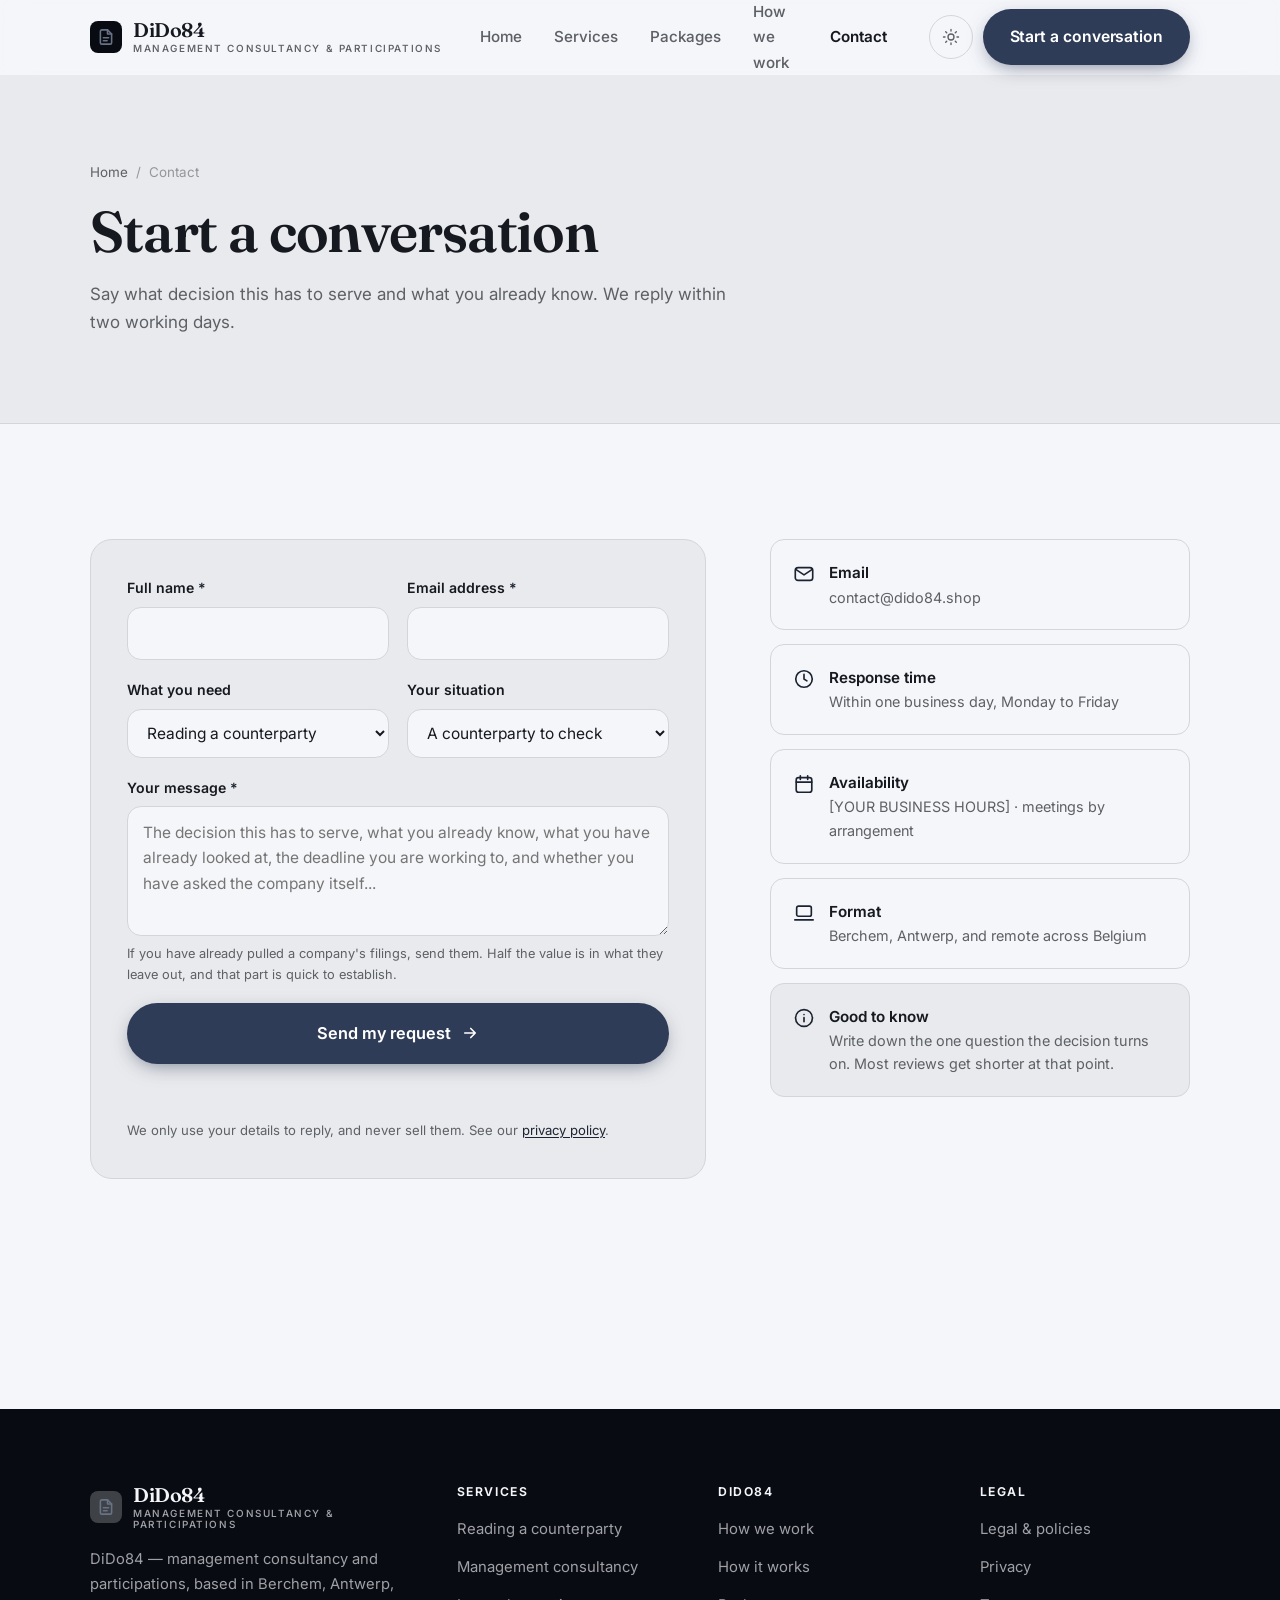
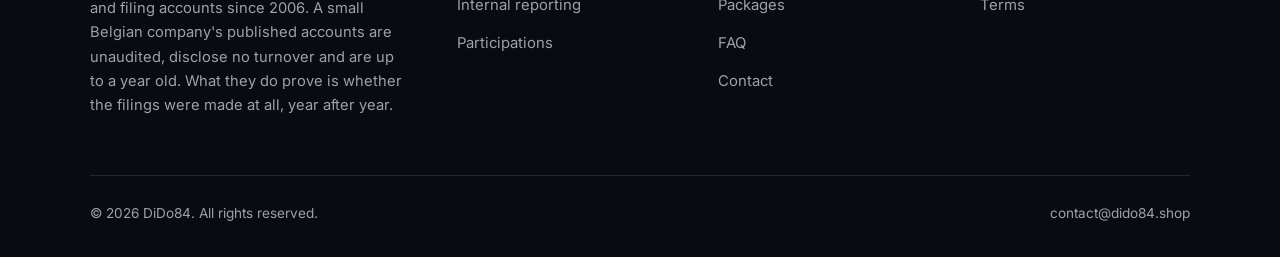
<file: contact.html>
<!DOCTYPE html>
<html lang="en" class="no-js">
<head>
<meta charset="utf-8">
<meta name="viewport" content="width=device-width, initial-scale=1">
<title>Contact — DiDo84</title>
<meta name="description" content="Contact DiDo84 in Berchem, Antwerp, about a counterparty review, a consultancy engagement or internal reporting. We reply within two working days.">
<link rel="canonical" href="https://dido84.shop/contact.html">

<meta property="og:type" content="website">
<meta property="og:url" content="https://dido84.shop/contact.html">
<meta property="og:site_name" content="DiDo84">
<meta property="og:locale" content="en_US">
<meta property="og:title" content="Contact — DiDo84">
<meta property="og:description" content="Contact DiDo84 in Berchem, Antwerp, about a counterparty review, a consultancy engagement or internal reporting. We reply within two working days.">
<meta name="theme-color" content="#080b12">

<link rel="icon" href="assets/img/favicon.svg" type="image/svg+xml">
<link rel="preconnect" href="https://fonts.googleapis.com">
<link rel="preconnect" href="https://fonts.gstatic.com" crossorigin>
<link rel="stylesheet" href="https://fonts.googleapis.com/css2?family=Fraunces:opsz,wght@9..144,400;9..144,600;9..144,700&family=Inter:wght@400..700&display=swap">
<link rel="stylesheet" href="assets/css/style.css">

<!-- Thème appliqué avant le premier rendu (évite le flash) -->
<script>
document.documentElement.classList.remove('no-js');
(function(){try{var t=localStorage.getItem('site-theme');if(t){document.documentElement.setAttribute('data-theme',t);}}catch(e){}})();
</script>
</head>

<body>
<a class="skip-link" href="#main">Skip to main content</a>

<header class="site-header">
  <nav class="wrap nav" aria-label="Main navigation">
    <a class="brand" href="index.html">
      <svg class="brand__mark" viewBox="0 0 64 64" aria-hidden="true">
        <rect class="bm-bg" width="64" height="64" rx="16"/>
        <g class="bm-ic" transform="translate(14 14) scale(1.5)" fill="none" stroke-width="2.1" stroke-linecap="round" stroke-linejoin="round"><path d="M14 2.5H6.5A2 2 0 0 0 4.5 4.5v15a2 2 0 0 0 2 2h11a2 2 0 0 0 2-2V8z"/><path d="M14 2.5V8h5.5M8.5 13h7M8.5 17h5"/></g>
      </svg>
      <span>DiDo84<span class="brand__sub">MANAGEMENT CONSULTANCY &amp; PARTICIPATIONS</span></span>
    </a>

    <ul class="nav__links" id="nav-links">
      <li><a href="index.html">Home</a></li>
      <li><a href="programs.html">Services</a></li>
      <li><a href="index.html#pricing">Packages</a></li>
      <li><a href="about.html">How we work</a></li>
      <li><a href="contact.html" aria-current="page">Contact</a></li>
      <li><a class="btn btn--primary" href="contact.html">Start a conversation</a></li>
    </ul>

    <div class="nav__cta">
      <button class="theme-toggle" type="button" aria-label="Switch to dark theme">
        <svg class="icon-sun" viewBox="0 0 24 24" fill="none" stroke="currentColor" stroke-width="1.8" stroke-linecap="round" aria-hidden="true"><circle cx="12" cy="12" r="4"/><path d="M12 2v2m0 16v2M2 12h2m16 0h2M4.9 4.9l1.4 1.4m11.4 11.4 1.4 1.4M19.1 4.9l-1.4 1.4M6.3 17.7l-1.4 1.4"/></svg>
        <svg class="icon-moon" viewBox="0 0 24 24" fill="none" stroke="currentColor" stroke-width="1.8" stroke-linecap="round" stroke-linejoin="round" aria-hidden="true"><path d="M21 12.8A9 9 0 1 1 11.2 3a7 7 0 0 0 9.8 9.8z"/></svg>
      </button>
      <a class="btn btn--primary" href="contact.html">Start a conversation</a>
      <button class="nav__toggle" type="button" aria-expanded="false" aria-controls="nav-links" aria-label="Open menu">
        <svg class="icon-open" viewBox="0 0 24 24" fill="none" stroke="currentColor" stroke-width="2" stroke-linecap="round" aria-hidden="true"><path d="M3 6h18M3 12h18M3 18h18"/></svg>
        <svg class="icon-close" viewBox="0 0 24 24" fill="none" stroke="currentColor" stroke-width="2" stroke-linecap="round" aria-hidden="true"><path d="M6 6l12 12M18 6L6 18"/></svg>
      </button>
    </div>
  </nav>
</header>

<main id="main">

<section class="page-head">
  <div class="wrap">
    <nav class="breadcrumb" aria-label="Breadcrumb">
      <a href="index.html">Home</a><span>/</span><span aria-current="page">Contact</span>
    </nav>
    <h1>Start a conversation</h1>
    <p>Say what decision this has to serve and what you already know. We reply within two working days.</p>
  </div>
</section>

<section class="section wrap">
  <div class="form-layout">

    <!--
      FORM: the action attribute holds a placeholder id. Create a free form at
      https://formspree.io and replace VOTRE_ID_FORMSPREE. Until then, the button
      opens the visitor's email app with a pre-filled message to contact@dido84.shop.
    -->
    <form class="form" id="contact-form" action="https://formspree.io/f/VOTRE_ID_FORMSPREE" method="POST"
          data-email="contact@dido84.shop" data-subject="Enquiry"
          data-msg-mail="Your email app will open with the message ready to send." data-msg-sending="Sending…"
          data-msg-ok="Thanks! Your message is on its way. We reply within one business day." data-msg-err="Sending failed. Please email us directly at">
      <div class="form__row">
        <div class="field">
          <label for="nom">Full name <span class="req" aria-hidden="true">*</span></label>
          <input type="text" id="nom" name="nom" autocomplete="name" required>
        </div>
        <div class="field">
          <label for="email">Email address <span class="req" aria-hidden="true">*</span></label>
          <input type="email" id="email" name="email" autocomplete="email" required>
        </div>
      </div>

      <div class="form__row">
        <div class="field">
          <label for="programme">What you need</label>
          <select id="programme" name="programme">
            <option>Reading a counterparty</option>
            <option>Management consultancy</option>
            <option>Internal reporting</option>
            <option>Participations</option>
            <option>Not sure yet</option>
          </select>
        </div>
        <div class="field">
          <label for="niveau">Your situation</label>
          <select id="niveau" name="niveau">
            <option>A counterparty to check</option>
            <option>A decision to reach</option>
            <option>Reporting to set up</option>
            <option>Something else</option>
          </select>
        </div>
      </div>

      <div class="field">
        <label for="message">Your message <span class="req" aria-hidden="true">*</span></label>
        <textarea id="message" name="message" required placeholder="The decision this has to serve, what you already know, what you have already looked at, the deadline you are working to, and whether you have asked the company itself..."></textarea>
        <span class="field__hint">If you have already pulled a company's filings, send them. Half the value is in what they leave out, and that part is quick to establish.</span>
      </div>

      <!-- Bot trap: hidden from humans -->
      <div class="visually-hidden" aria-hidden="true">
        <label for="site-web">Leave this field empty</label>
        <input type="text" id="site-web" name="_gotcha" tabindex="-1" autocomplete="off">
      </div>

      <button class="btn btn--primary btn--lg" type="submit">Send my request <svg viewBox="0 0 24 24" fill="none" stroke="currentColor" stroke-width="2.2" stroke-linecap="round" stroke-linejoin="round" aria-hidden="true"><path d="M5 12h14M13 6l6 6-6 6"/></svg></button>

      <p id="form-status" class="form__status" role="status" aria-live="polite"></p>

      <p class="form__note">
        We only use your details to reply, and never sell them. See our <a href="legal.html#privacy">privacy policy</a>.
      </p>
    </form>

    <aside class="contact-aside">
      <div class="contact-card">
        <svg viewBox="0 0 24 24" fill="none" stroke="currentColor" stroke-width="1.8" stroke-linecap="round" stroke-linejoin="round" aria-hidden="true"><rect x="2.5" y="5" width="19" height="14" rx="3"/><path d="M3 7l9 6 9-6"/></svg>
        <div><b>Email</b><a href="mailto:contact@dido84.shop">contact@dido84.shop</a></div>
      </div>
      <div class="contact-card">
        <svg viewBox="0 0 24 24" fill="none" stroke="currentColor" stroke-width="1.8" stroke-linecap="round" stroke-linejoin="round" aria-hidden="true"><circle cx="12" cy="12" r="9"/><path d="M12 7v5l3.2 2"/></svg>
        <div><b>Response time</b><span>Within one business day, Monday to Friday</span></div>
      </div>
      <div class="contact-card">
        <svg viewBox="0 0 24 24" fill="none" stroke="currentColor" stroke-width="1.8" stroke-linecap="round" stroke-linejoin="round" aria-hidden="true"><rect x="3.5" y="5" width="17" height="16" rx="2.5"/><path d="M8 3v4M16 3v4M3.5 10h17"/></svg>
        <div><b>Availability</b><span>[YOUR BUSINESS HOURS] · meetings by arrangement</span></div>
      </div>
      <div class="contact-card">
        <svg viewBox="0 0 24 24" fill="none" stroke="currentColor" stroke-width="1.8" stroke-linecap="round" stroke-linejoin="round" aria-hidden="true"><rect x="4" y="4.5" width="16" height="11" rx="2"/><path d="M2 19.5h20"/></svg>
        <div><b>Format</b><span>Berchem, Antwerp, and remote across Belgium</span></div>
      </div>
      <div class="contact-card contact-card--soft">
        <svg viewBox="0 0 24 24" fill="none" stroke="currentColor" stroke-width="1.8" stroke-linecap="round" stroke-linejoin="round" aria-hidden="true"><circle cx="12" cy="12" r="9.2"/><path d="M12 16v-4.5M12 8.2v.1"/></svg>
        <div><b>Good to know</b><span>Write down the one question the decision turns on. Most reviews get shorter at that point.</span></div>
      </div>
    </aside>

  </div>
</section>

</main>

<footer class="site-footer">
  <div class="wrap">
    <div class="footer__grid">
      <div class="footer__brand">
        <a class="brand" href="index.html">
          <svg class="brand__mark" viewBox="0 0 64 64" aria-hidden="true">
        <rect class="bm-bg" width="64" height="64" rx="16"/>
        <g class="bm-ic" transform="translate(14 14) scale(1.5)" fill="none" stroke-width="2.1" stroke-linecap="round" stroke-linejoin="round"><path d="M14 2.5H6.5A2 2 0 0 0 4.5 4.5v15a2 2 0 0 0 2 2h11a2 2 0 0 0 2-2V8z"/><path d="M14 2.5V8h5.5M8.5 13h7M8.5 17h5"/></g>
      </svg>
          <span>DiDo84<span class="brand__sub">MANAGEMENT CONSULTANCY &amp; PARTICIPATIONS</span></span>
        </a>
        <p>DiDo84 — management consultancy and participations, based in Berchem, Antwerp, and filing accounts since 2006. A small Belgian company's published accounts are unaudited, disclose no turnover and are up to a year old. What they do prove is whether the filings were made at all, year after year.</p>
      </div>

      <div class="footer__col">
        <h4>Services</h4>
        <ul>
          <li><a href="programs.html#counterparty">Reading a counterparty</a></li>
          <li><a href="programs.html#consultancy">Management consultancy</a></li>
          <li><a href="programs.html#reporting">Internal reporting</a></li>
          <li><a href="programs.html#participations">Participations</a></li>
        </ul>
      </div>

      <div class="footer__col">
        <h4>DiDo84</h4>
        <ul>
          <li><a href="about.html">How we work</a></li>
          <li><a href="index.html#how-it-works">How it works</a></li>
          <li><a href="index.html#pricing">Packages</a></li>
          <li><a href="index.html#faq">FAQ</a></li>
          <li><a href="contact.html">Contact</a></li>
        </ul>
      </div>

      <div class="footer__col">
        <h4>Legal</h4>
        <ul>
          <li><a href="legal.html">Legal &amp; policies</a></li>
          <li><a href="legal.html#privacy">Privacy</a></li>
          <li><a href="legal.html#terms">Terms</a></li>
        </ul>
      </div>
    </div>

    <div class="footer__bottom">
      <p>© <span data-year>2026</span> DiDo84. All rights reserved.</p>
      <p><a href="mailto:contact@dido84.shop">contact@dido84.shop</a></p>
    </div>
  </div>
</footer>

<script src="assets/js/main.js" defer></script>
</body>
</html>
</file>
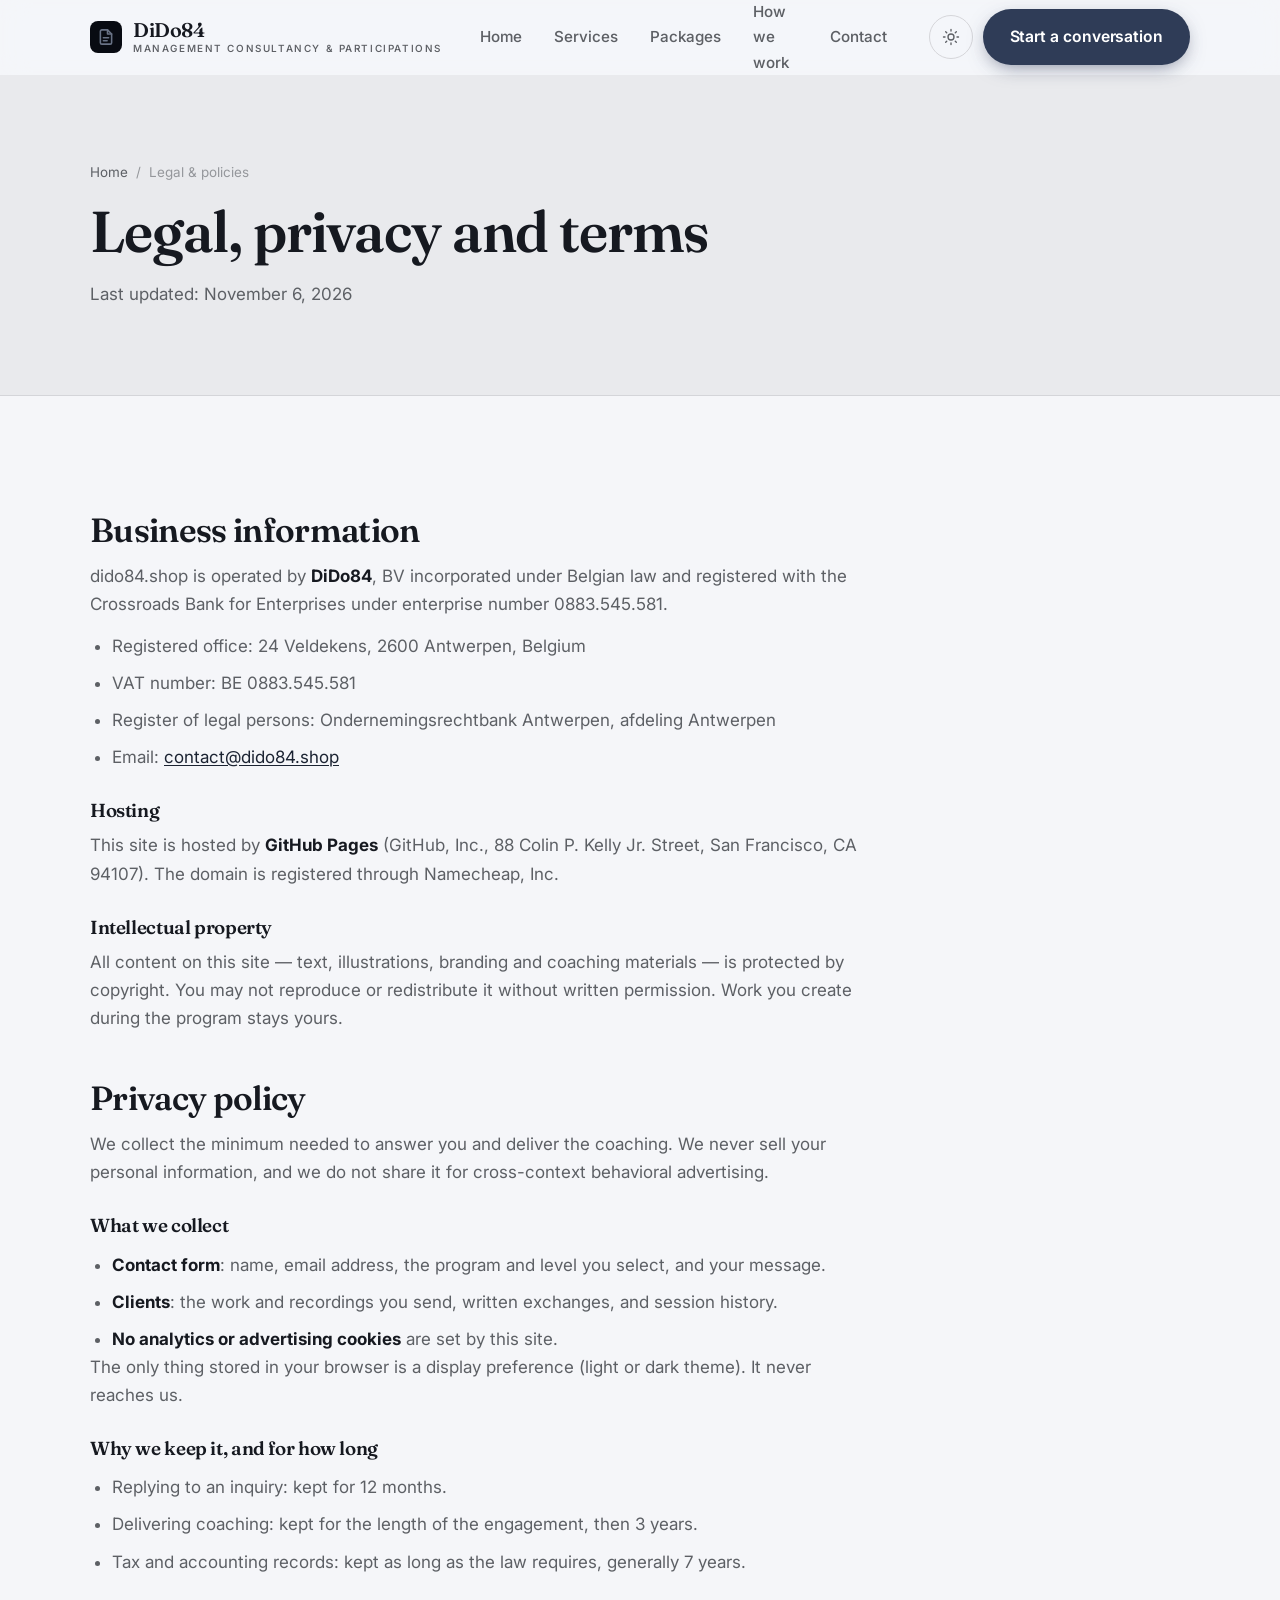
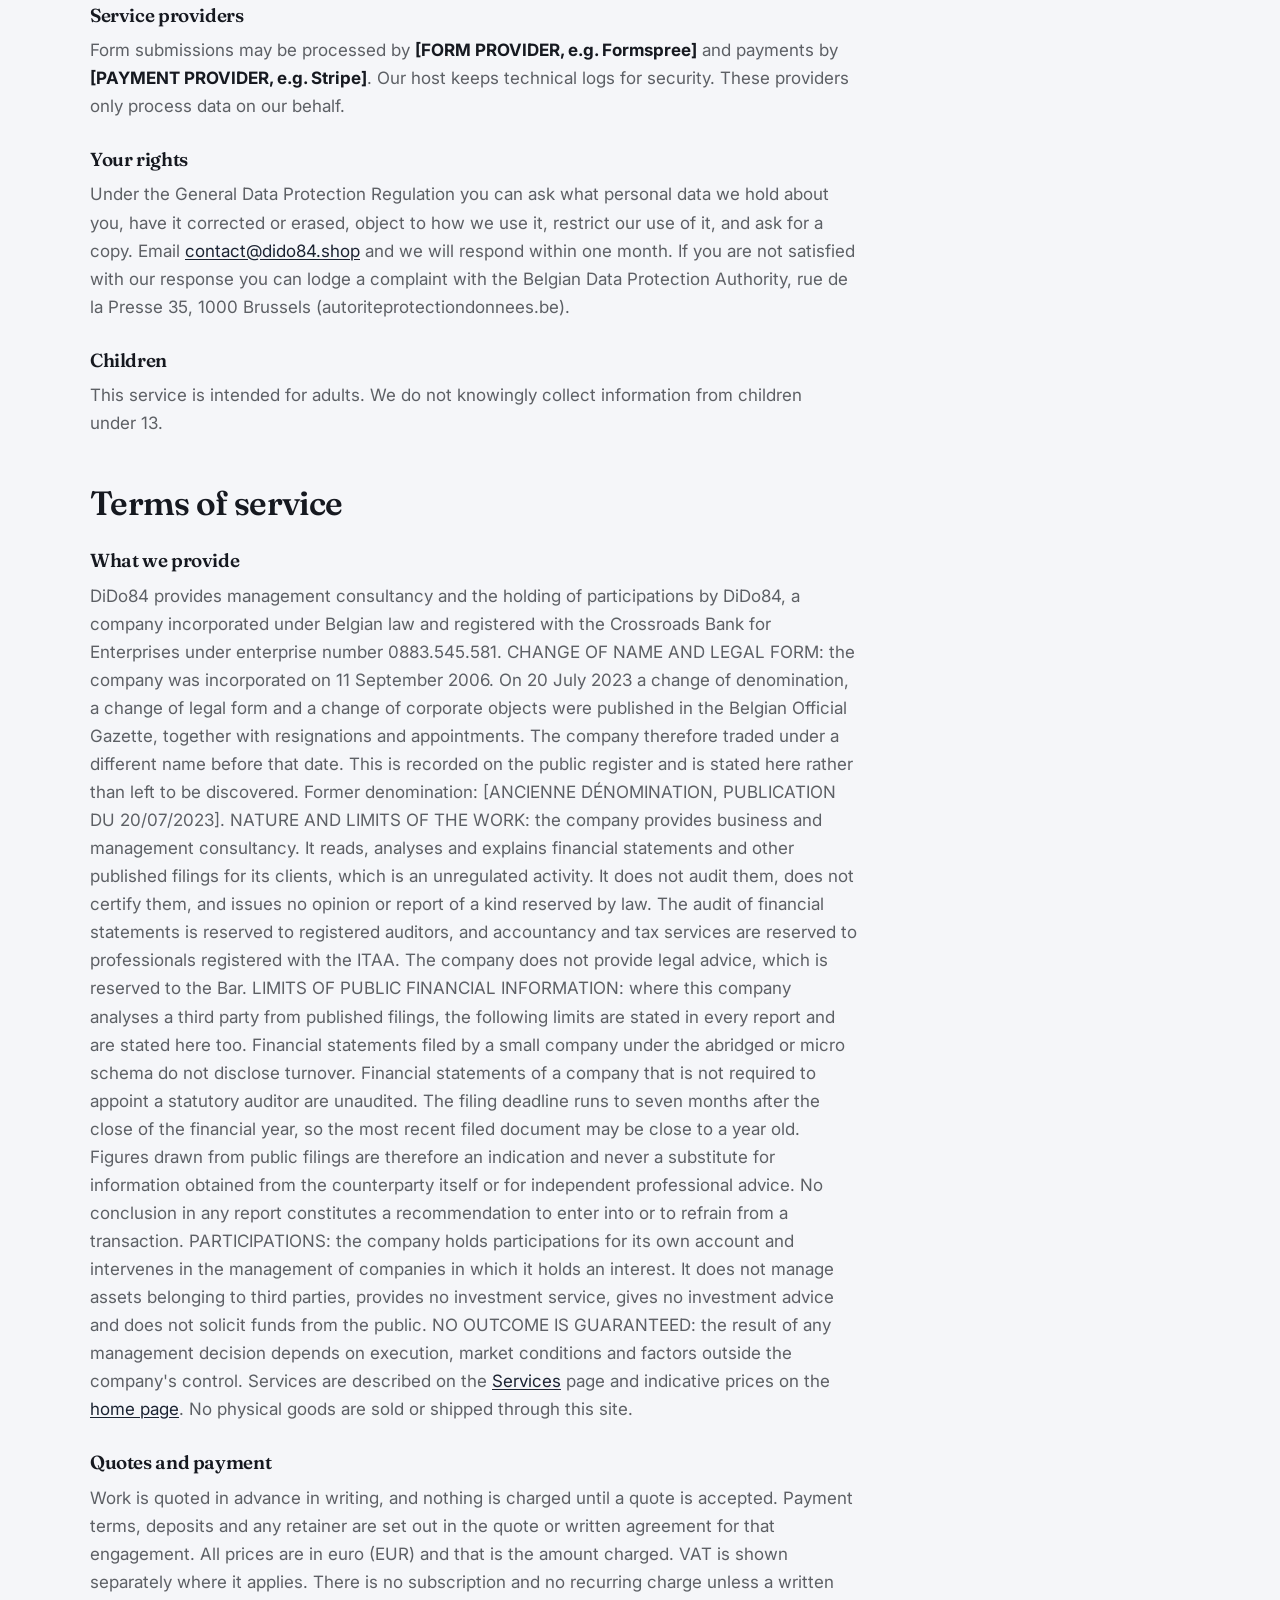
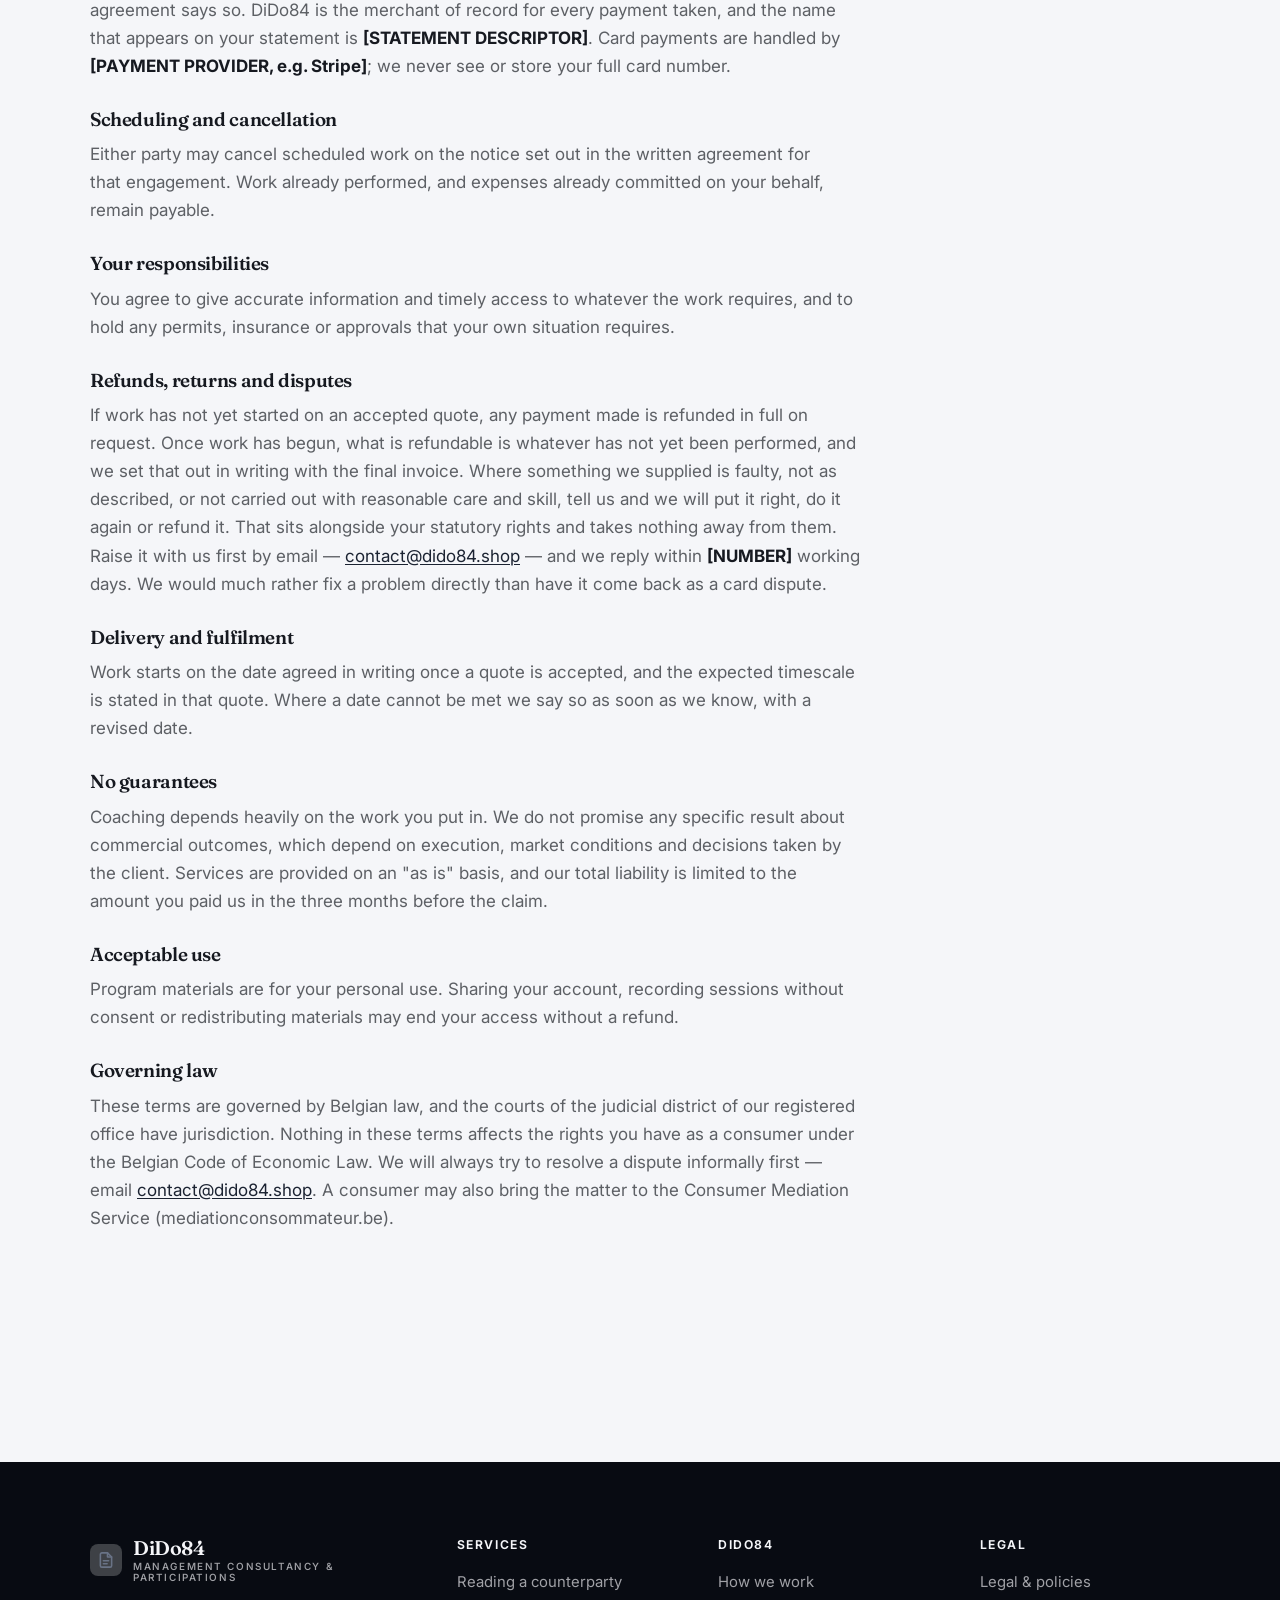
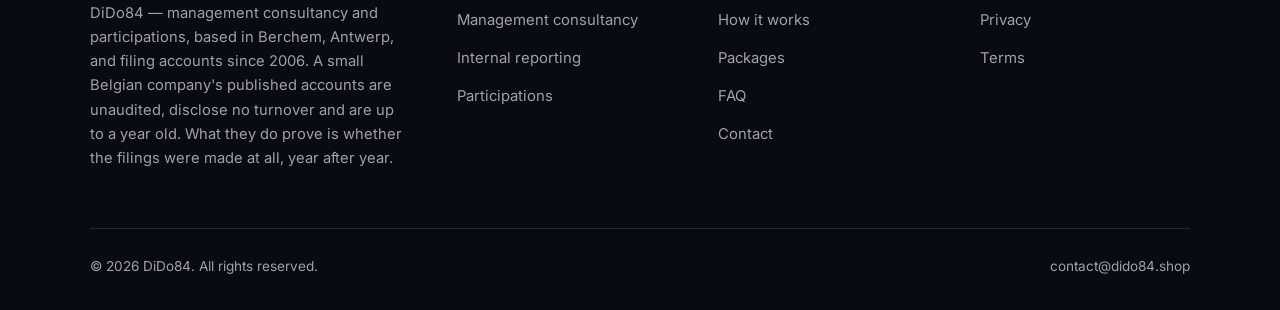
<file: legal.html>
<!DOCTYPE html>
<html lang="en" class="no-js">
<head>
<meta charset="utf-8">
<meta name="viewport" content="width=device-width, initial-scale=1">
<title>Legal, privacy and terms — DiDo84</title>
<meta name="description" content="Business information, privacy policy and terms of service for DiDo84.">
<meta name="robots" content="noindex">

<meta property="og:type" content="website">
<meta property="og:url" content="https://dido84.shop/legal.html">
<meta property="og:site_name" content="DiDo84">
<meta property="og:locale" content="en_US">
<meta property="og:title" content="Legal, privacy and terms — DiDo84">
<meta property="og:description" content="Business information, privacy policy and terms of service for DiDo84.">
<meta name="theme-color" content="#080b12">

<link rel="icon" href="assets/img/favicon.svg" type="image/svg+xml">
<link rel="preconnect" href="https://fonts.googleapis.com">
<link rel="preconnect" href="https://fonts.gstatic.com" crossorigin>
<link rel="stylesheet" href="https://fonts.googleapis.com/css2?family=Fraunces:opsz,wght@9..144,400;9..144,600;9..144,700&family=Inter:wght@400..700&display=swap">
<link rel="stylesheet" href="assets/css/style.css">

<!-- Thème appliqué avant le premier rendu (évite le flash) -->
<script>
document.documentElement.classList.remove('no-js');
(function(){try{var t=localStorage.getItem('site-theme');if(t){document.documentElement.setAttribute('data-theme',t);}}catch(e){}})();
</script>
</head>

<body>
<a class="skip-link" href="#main">Skip to main content</a>

<header class="site-header">
  <nav class="wrap nav" aria-label="Main navigation">
    <a class="brand" href="index.html">
      <svg class="brand__mark" viewBox="0 0 64 64" aria-hidden="true">
        <rect class="bm-bg" width="64" height="64" rx="16"/>
        <g class="bm-ic" transform="translate(14 14) scale(1.5)" fill="none" stroke-width="2.1" stroke-linecap="round" stroke-linejoin="round"><path d="M14 2.5H6.5A2 2 0 0 0 4.5 4.5v15a2 2 0 0 0 2 2h11a2 2 0 0 0 2-2V8z"/><path d="M14 2.5V8h5.5M8.5 13h7M8.5 17h5"/></g>
      </svg>
      <span>DiDo84<span class="brand__sub">MANAGEMENT CONSULTANCY &amp; PARTICIPATIONS</span></span>
    </a>

    <ul class="nav__links" id="nav-links">
      <li><a href="index.html">Home</a></li>
      <li><a href="programs.html">Services</a></li>
      <li><a href="index.html#pricing">Packages</a></li>
      <li><a href="about.html">How we work</a></li>
      <li><a href="contact.html">Contact</a></li>
      <li><a class="btn btn--primary" href="contact.html">Start a conversation</a></li>
    </ul>

    <div class="nav__cta">
      <button class="theme-toggle" type="button" aria-label="Switch to dark theme">
        <svg class="icon-sun" viewBox="0 0 24 24" fill="none" stroke="currentColor" stroke-width="1.8" stroke-linecap="round" aria-hidden="true"><circle cx="12" cy="12" r="4"/><path d="M12 2v2m0 16v2M2 12h2m16 0h2M4.9 4.9l1.4 1.4m11.4 11.4 1.4 1.4M19.1 4.9l-1.4 1.4M6.3 17.7l-1.4 1.4"/></svg>
        <svg class="icon-moon" viewBox="0 0 24 24" fill="none" stroke="currentColor" stroke-width="1.8" stroke-linecap="round" stroke-linejoin="round" aria-hidden="true"><path d="M21 12.8A9 9 0 1 1 11.2 3a7 7 0 0 0 9.8 9.8z"/></svg>
      </button>
      <a class="btn btn--primary" href="contact.html">Start a conversation</a>
      <button class="nav__toggle" type="button" aria-expanded="false" aria-controls="nav-links" aria-label="Open menu">
        <svg class="icon-open" viewBox="0 0 24 24" fill="none" stroke="currentColor" stroke-width="2" stroke-linecap="round" aria-hidden="true"><path d="M3 6h18M3 12h18M3 18h18"/></svg>
        <svg class="icon-close" viewBox="0 0 24 24" fill="none" stroke="currentColor" stroke-width="2" stroke-linecap="round" aria-hidden="true"><path d="M6 6l12 12M18 6L6 18"/></svg>
      </button>
    </div>
  </nav>
</header>

<main id="main">

<section class="page-head">
  <div class="wrap">
    <nav class="breadcrumb" aria-label="Breadcrumb">
      <a href="index.html">Home</a><span>/</span><span aria-current="page">Legal &amp; policies</span>
    </nav>
    <h1>Legal, privacy and terms</h1>
    <p>Last updated: <time datetime="2026-11-06">November 6, 2026</time></p>
  </div>
</section>

<section class="section wrap">
  <div class="prose">

    <!--
      TO DO: this is a skeleton, not legal advice. Replace every [BRACKET] with
      your real details before selling, and have a lawyer review it if you can.
      Consumer protection rules differ by state.
    -->

    <h2 id="business">Business information</h2>
    <p>
      dido84.shop is operated by <strong>DiDo84</strong>,
      BV incorporated under Belgian law and registered with the
      Crossroads Bank for Enterprises under enterprise number 0883.545.581.
    </p>
    <ul>
      <li>Registered office: 24 Veldekens, 2600 Antwerpen, Belgium</li>
      <li>VAT number: BE 0883.545.581</li>
      <li>Register of legal persons: Ondernemingsrechtbank Antwerpen, afdeling Antwerpen</li>
      <li>Email: <a href="mailto:contact@dido84.shop">contact@dido84.shop</a></li>
    </ul>

    <h3>Hosting</h3>
    <p>
      This site is hosted by <strong>GitHub Pages</strong> (GitHub, Inc., 88 Colin P. Kelly Jr. Street,
      San Francisco, CA 94107). The domain is registered through Namecheap, Inc.
    </p>

    <h3>Intellectual property</h3>
    <p>
      All content on this site — text, illustrations, branding and coaching materials — is protected by
      copyright. You may not reproduce or redistribute it without written permission. Work you create during
      the program stays yours.
    </p>

    <h2 id="privacy">Privacy policy</h2>
    <p>
      We collect the minimum needed to answer you and deliver the coaching. We never sell your personal
      information, and we do not share it for cross-context behavioral advertising.
    </p>
    <h3>What we collect</h3>
    <ul>
      <li><strong>Contact form</strong>: name, email address, the program and level you select, and your message.</li>
      <li><strong>Clients</strong>: the work and recordings you send, written exchanges, and session history.</li>
      <li><strong>No analytics or advertising cookies</strong> are set by this site.</li>
    </ul>
    <p>
      The only thing stored in your browser is a display preference (light or dark theme). It never reaches us.
    </p>
    <h3>Why we keep it, and for how long</h3>
    <ul>
      <li>Replying to an inquiry: kept for 12 months.</li>
      <li>Delivering coaching: kept for the length of the engagement, then 3 years.</li>
      <li>Tax and accounting records: kept as long as the law requires, generally 7 years.</li>
    </ul>
    <h3>Service providers</h3>
    <p>
      Form submissions may be processed by <strong>[FORM PROVIDER, e.g. Formspree]</strong> and payments by
      <strong>[PAYMENT PROVIDER, e.g. Stripe]</strong>. Our host keeps technical logs for security. These
      providers only process data on our behalf.
    </p>
    <h3>Your rights</h3>
    <p>
      Under the General Data Protection Regulation you can ask what personal data we hold about you,
      have it corrected or erased, object to how we use it, restrict our use of it, and ask for a copy.
      Email <a href="mailto:contact@dido84.shop">contact@dido84.shop</a> and we will respond within one month. If you are not
      satisfied with our response you can lodge a complaint with the Belgian Data Protection Authority,
      rue de la Presse 35, 1000 Brussels (autoriteprotectiondonnees.be).
    </p>
    <h3>Children</h3>
    <p>
      This service is intended for adults. We do not knowingly collect information from children under 13.
    </p>

    <h2 id="terms">Terms of service</h2>
    <h3>What we provide</h3>
    <p>
      DiDo84 provides management consultancy and the holding of participations by DiDo84, a company incorporated under Belgian law and registered with the Crossroads Bank for Enterprises under enterprise number 0883.545.581. CHANGE OF NAME AND LEGAL FORM: the company was incorporated on 11 September 2006. On 20 July 2023 a change of denomination, a change of legal form and a change of corporate objects were published in the Belgian Official Gazette, together with resignations and appointments. The company therefore traded under a different name before that date. This is recorded on the public register and is stated here rather than left to be discovered. Former denomination: [ANCIENNE DÉNOMINATION, PUBLICATION DU 20/07/2023]. NATURE AND LIMITS OF THE WORK: the company provides business and management consultancy. It reads, analyses and explains financial statements and other published filings for its clients, which is an unregulated activity. It does not audit them, does not certify them, and issues no opinion or report of a kind reserved by law. The audit of financial statements is reserved to registered auditors, and accountancy and tax services are reserved to professionals registered with the ITAA. The company does not provide legal advice, which is reserved to the Bar. LIMITS OF PUBLIC FINANCIAL INFORMATION: where this company analyses a third party from published filings, the following limits are stated in every report and are stated here too. Financial statements filed by a small company under the abridged or micro schema do not disclose turnover. Financial statements of a company that is not required to appoint a statutory auditor are unaudited. The filing deadline runs to seven months after the close of the financial year, so the most recent filed document may be close to a year old. Figures drawn from public filings are therefore an indication and never a substitute for information obtained from the counterparty itself or for independent professional advice. No conclusion in any report constitutes a recommendation to enter into or to refrain from a transaction. PARTICIPATIONS: the company holds participations for its own account and intervenes in the management of companies in which it holds an interest. It does not manage assets belonging to third parties, provides no investment service, gives no investment advice and does not solicit funds from the public. NO OUTCOME IS GUARANTEED: the result of any management decision depends on execution, market conditions and factors outside the company's control. Services are described on the
      <a href="programs.html">Services</a> page and indicative prices on the
      <a href="index.html#pricing">home page</a>.
      No physical goods are sold or shipped through this site.
    </p>
    <h3>Quotes and payment</h3>
    <p>
      Work is quoted in advance in writing, and nothing is charged until a quote is accepted. Payment terms,
      deposits and any retainer are set out in the quote or written agreement for that engagement.
      All prices are in euro (EUR) and that is the amount charged. VAT is shown separately where it applies.
      There is no subscription and no recurring charge unless a written agreement says so.
      DiDo84 is the merchant of record for every payment taken, and the name that
      appears on your statement is <strong>[STATEMENT DESCRIPTOR]</strong>. Card payments are handled by
      <strong>[PAYMENT PROVIDER, e.g. Stripe]</strong>; we never see or store your full card number.
    </p>
    <h3>Scheduling and cancellation</h3>
    <p>
      Either party may cancel scheduled work on the notice set out in the written agreement for that engagement.
      Work already performed, and expenses already committed on your behalf, remain payable.
    </p>
    <h3>Your responsibilities</h3>
    <p>
      You agree to give accurate information and timely access to whatever the work requires, and to hold any
      permits, insurance or approvals that your own situation requires.
    </p>
    <h3>Refunds, returns and disputes</h3>
    <p>
      If work has not yet started on an accepted quote, any payment made is refunded in full on request. Once work has begun, what is refundable is whatever has not yet been performed, and we set that out in writing with the final invoice.
      Where something we supplied is faulty, not as described, or not carried out with reasonable care and skill,
      tell us and we will put it right, do it again or refund it. That sits alongside your statutory rights and
      takes nothing away from them. Raise it with us first by email —
      <a href="mailto:contact@dido84.shop">contact@dido84.shop</a> — and we reply within <strong>[NUMBER]</strong> working days.
      We would much rather fix a problem directly than have it come back as a card dispute.
    </p>
    <h3>Delivery and fulfilment</h3>
    <p>
      Work starts on the date agreed in writing once a quote is accepted, and the expected timescale is stated in that quote. Where a date cannot be met we say so as soon as we know, with a revised date.
    </p>

    <h3>No guarantees</h3>
    <p>
      Coaching depends heavily on the work you put in. We do not promise any specific result
      about commercial outcomes, which depend on execution, market conditions and decisions taken by the client. Services are provided on an "as is" basis, and our total
      liability is limited to the amount you paid us in the three months before the claim.
    </p>
    <h3>Acceptable use</h3>
    <p>
      Program materials are for your personal use. Sharing your account, recording sessions without consent
      or redistributing materials may end your access without a refund.
    </p>
    <h3>Governing law</h3>
    <p>
      These terms are governed by Belgian law, and the courts of the judicial district of our
      registered office have jurisdiction. Nothing in these terms affects the rights you have as a
      consumer under the Belgian Code of Economic Law. We will always try to resolve a dispute
      informally first — email <a href="mailto:contact@dido84.shop">contact@dido84.shop</a>. A consumer may also bring the
      matter to the Consumer Mediation Service (mediationconsommateur.be).
    </p>

  </div>
</section>

</main>

<footer class="site-footer">
  <div class="wrap">
    <div class="footer__grid">
      <div class="footer__brand">
        <a class="brand" href="index.html">
          <svg class="brand__mark" viewBox="0 0 64 64" aria-hidden="true">
        <rect class="bm-bg" width="64" height="64" rx="16"/>
        <g class="bm-ic" transform="translate(14 14) scale(1.5)" fill="none" stroke-width="2.1" stroke-linecap="round" stroke-linejoin="round"><path d="M14 2.5H6.5A2 2 0 0 0 4.5 4.5v15a2 2 0 0 0 2 2h11a2 2 0 0 0 2-2V8z"/><path d="M14 2.5V8h5.5M8.5 13h7M8.5 17h5"/></g>
      </svg>
          <span>DiDo84<span class="brand__sub">MANAGEMENT CONSULTANCY &amp; PARTICIPATIONS</span></span>
        </a>
        <p>DiDo84 — management consultancy and participations, based in Berchem, Antwerp, and filing accounts since 2006. A small Belgian company's published accounts are unaudited, disclose no turnover and are up to a year old. What they do prove is whether the filings were made at all, year after year.</p>
      </div>

      <div class="footer__col">
        <h4>Services</h4>
        <ul>
          <li><a href="programs.html#counterparty">Reading a counterparty</a></li>
          <li><a href="programs.html#consultancy">Management consultancy</a></li>
          <li><a href="programs.html#reporting">Internal reporting</a></li>
          <li><a href="programs.html#participations">Participations</a></li>
        </ul>
      </div>

      <div class="footer__col">
        <h4>DiDo84</h4>
        <ul>
          <li><a href="about.html">How we work</a></li>
          <li><a href="index.html#how-it-works">How it works</a></li>
          <li><a href="index.html#pricing">Packages</a></li>
          <li><a href="index.html#faq">FAQ</a></li>
          <li><a href="contact.html">Contact</a></li>
        </ul>
      </div>

      <div class="footer__col">
        <h4>Legal</h4>
        <ul>
          <li><a href="legal.html">Legal &amp; policies</a></li>
          <li><a href="legal.html#privacy">Privacy</a></li>
          <li><a href="legal.html#terms">Terms</a></li>
        </ul>
      </div>
    </div>

    <div class="footer__bottom">
      <p>© <span data-year>2026</span> DiDo84. All rights reserved.</p>
      <p><a href="mailto:contact@dido84.shop">contact@dido84.shop</a></p>
    </div>
  </div>
</footer>

<script src="assets/js/main.js" defer></script>
</body>
</html>
</file>
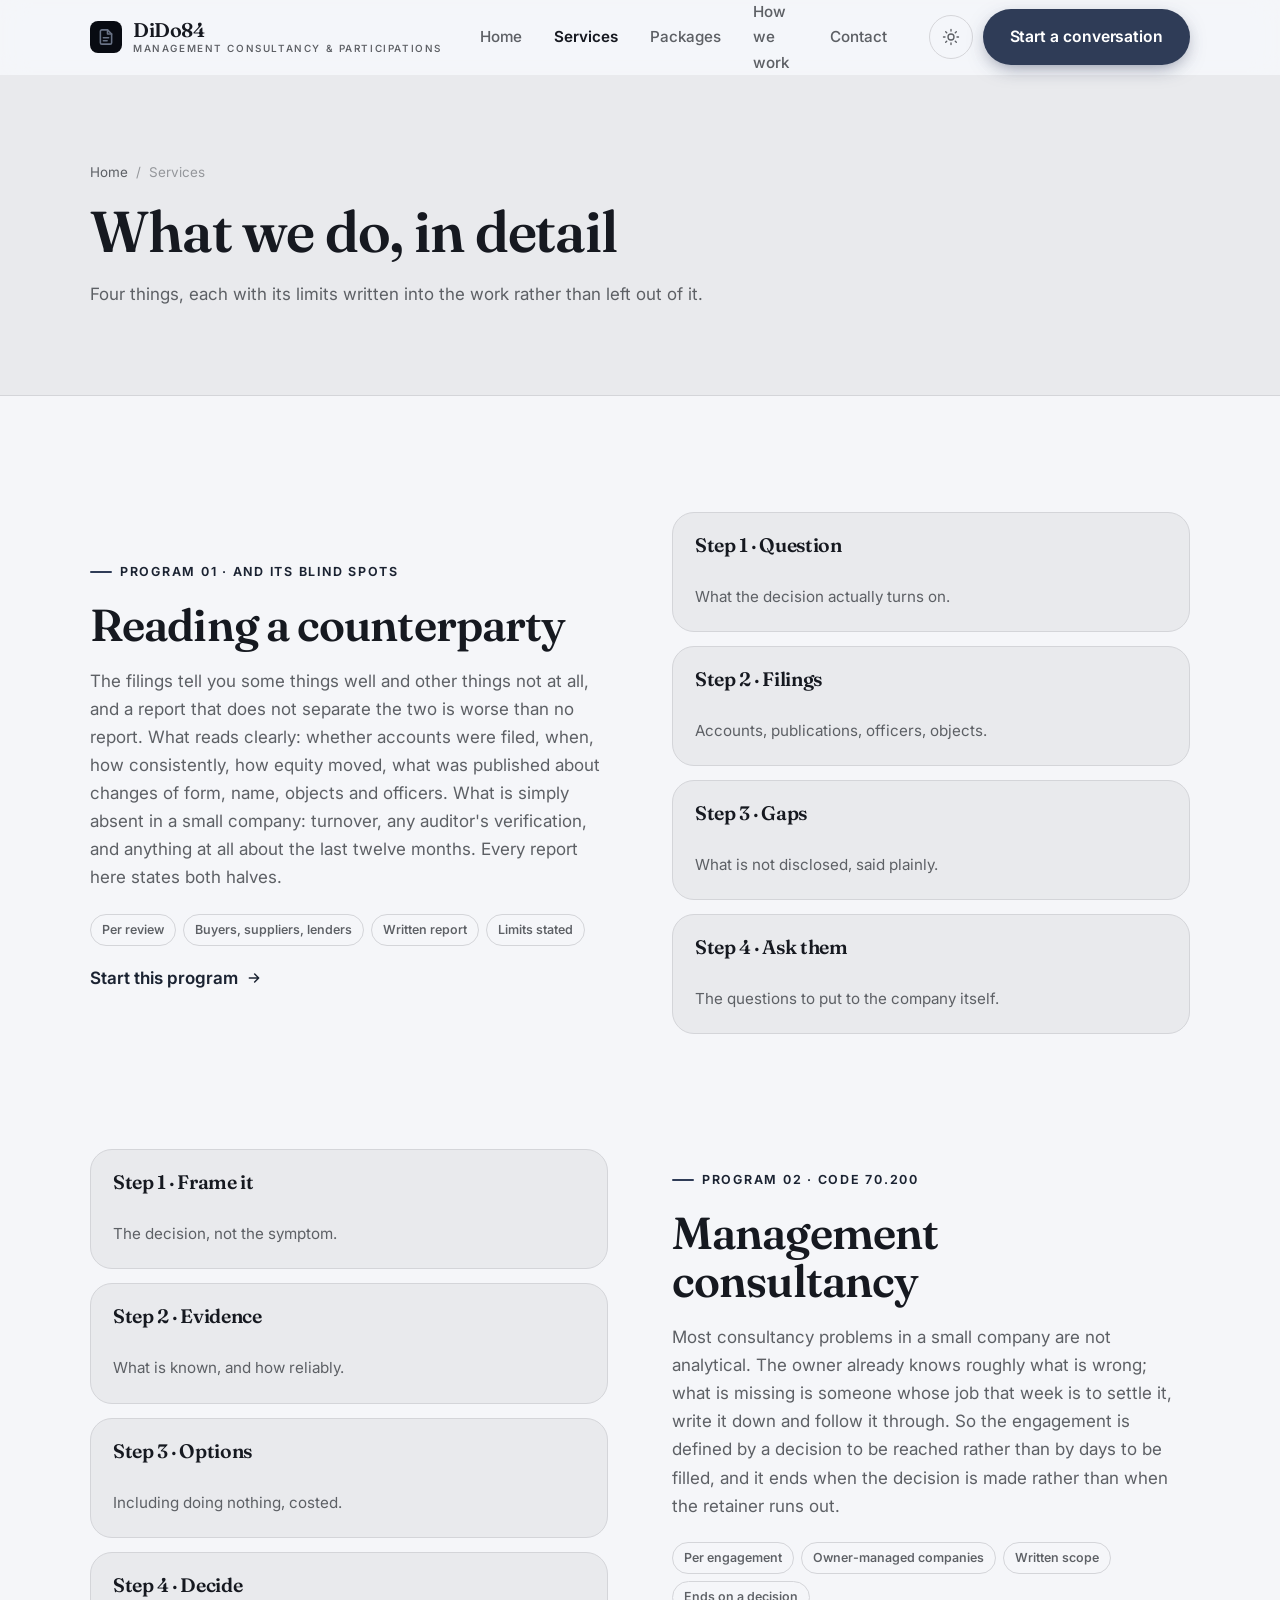
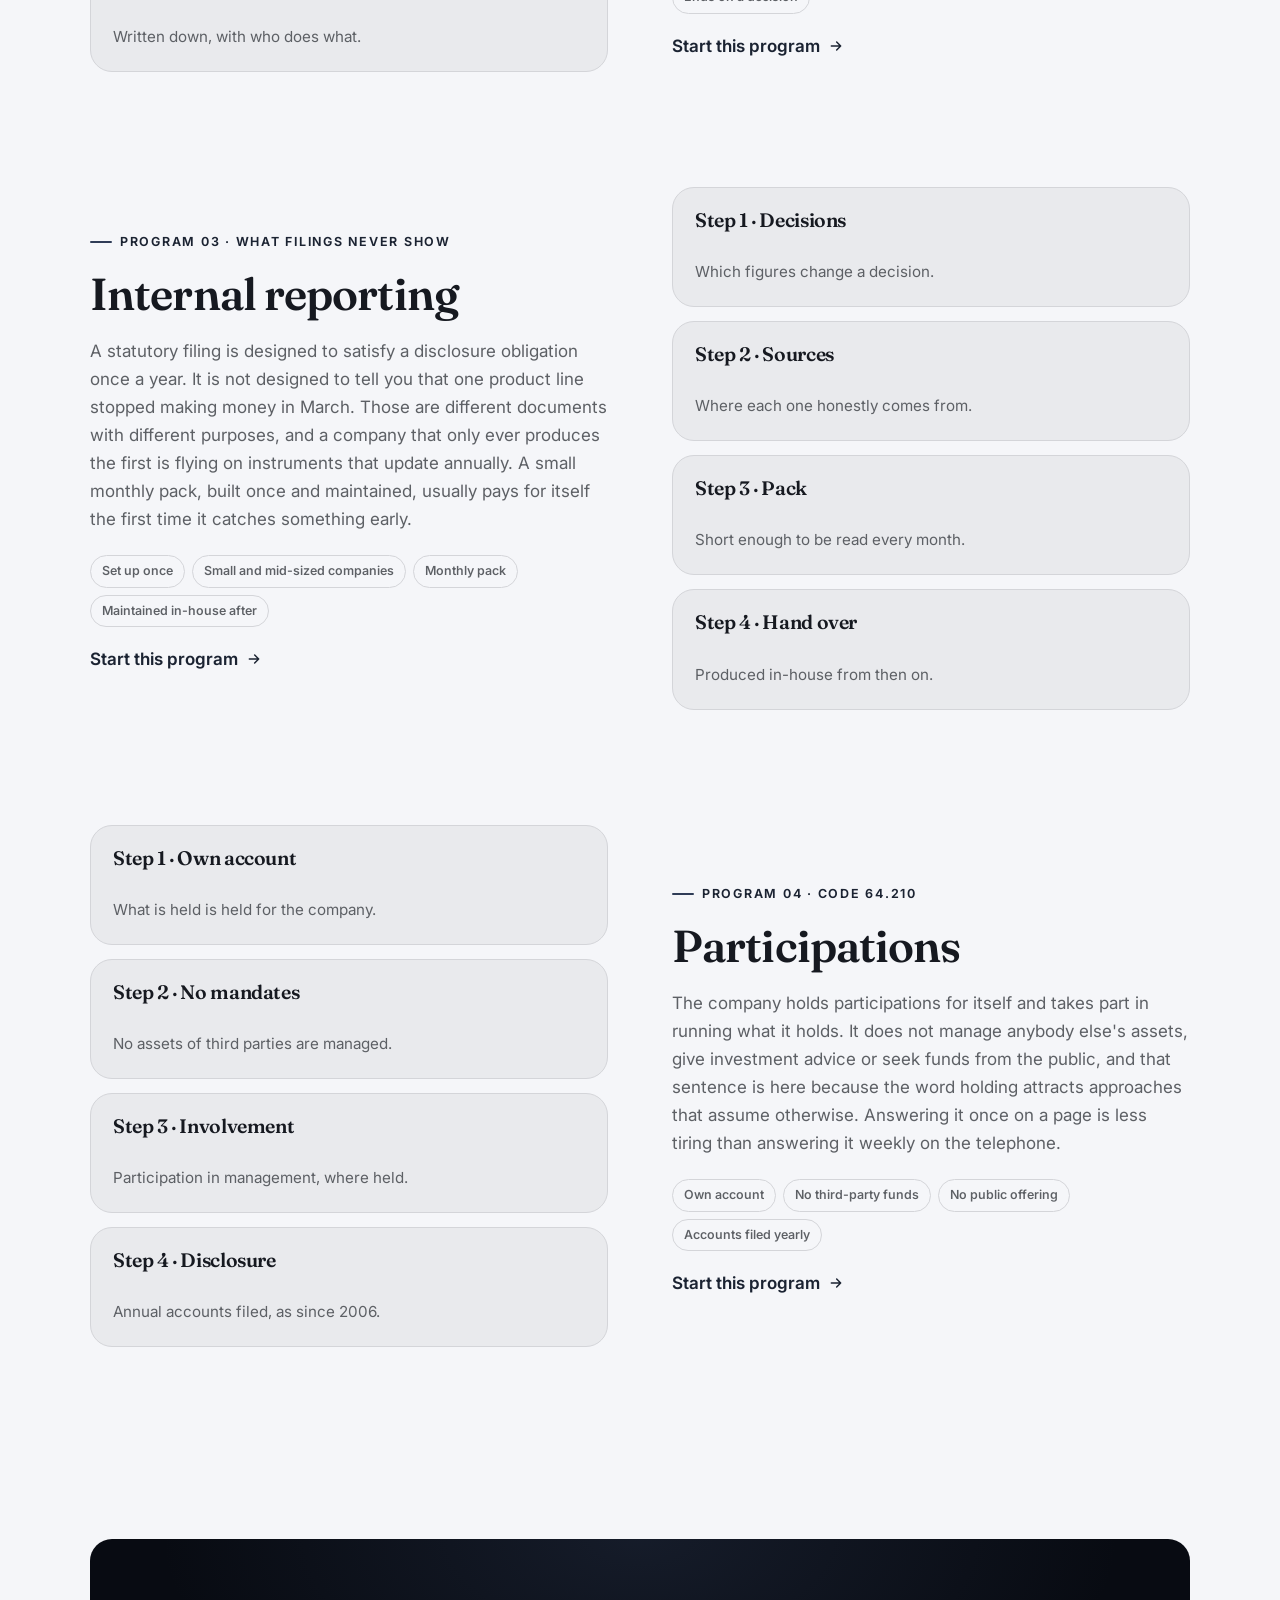
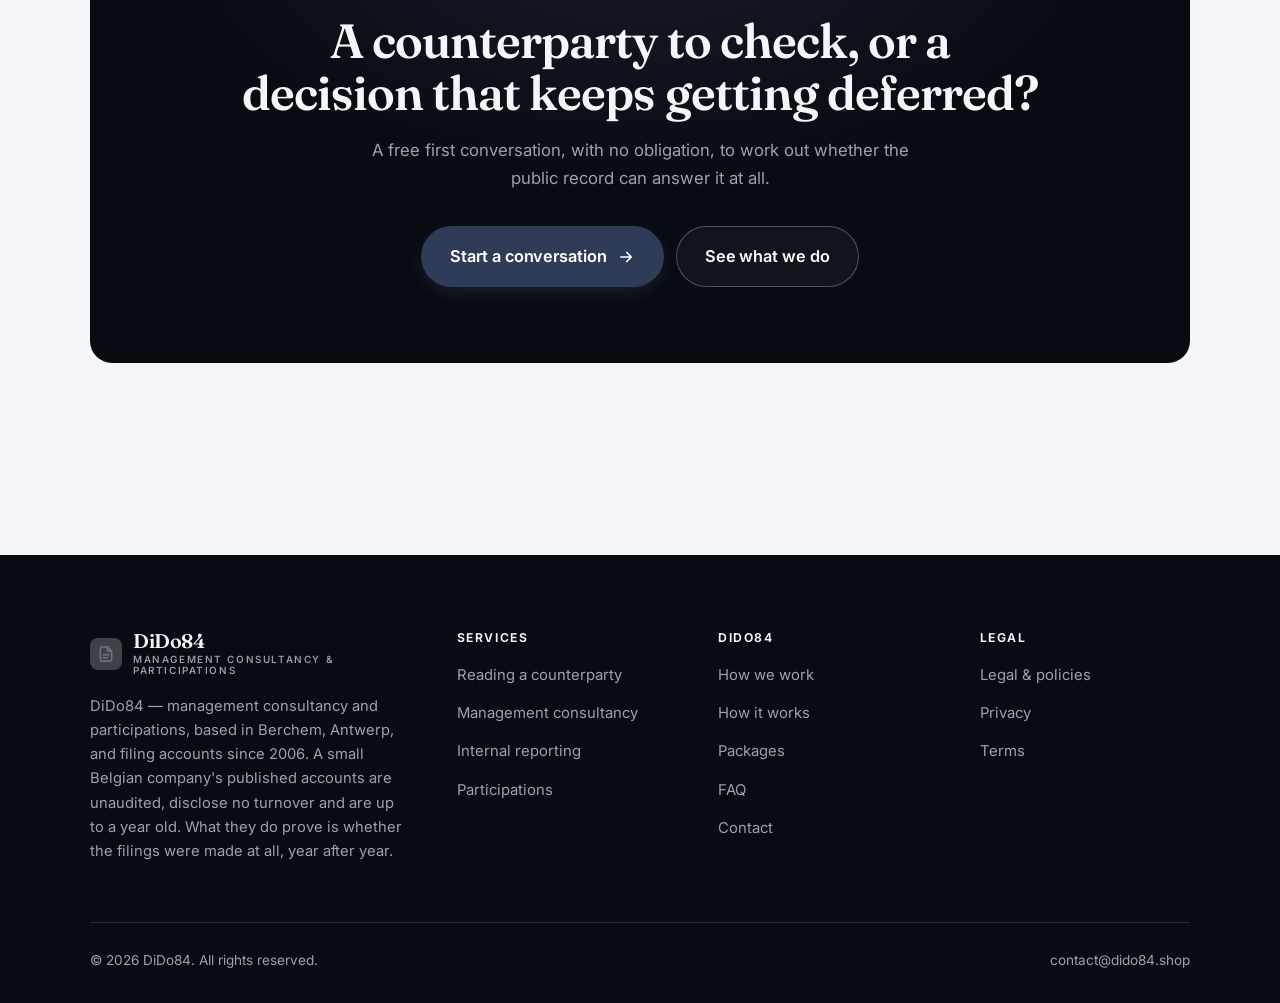
<file: programs.html>
<!DOCTYPE html>
<html lang="en" class="no-js">
<head>
<meta charset="utf-8">
<meta name="viewport" content="width=device-width, initial-scale=1">
<title>Services — DiDo84</title>
<meta name="description" content="What DiDo84 does: reading a counterparty's public filings, management consultancy, internal reporting, and participations held for its own account.">
<link rel="canonical" href="https://dido84.shop/programs.html">

<meta property="og:type" content="website">
<meta property="og:url" content="https://dido84.shop/programs.html">
<meta property="og:site_name" content="DiDo84">
<meta property="og:locale" content="en_US">
<meta property="og:title" content="Services — DiDo84">
<meta property="og:description" content="What DiDo84 does: reading a counterparty's public filings, management consultancy, internal reporting, and participations held for its own account.">
<meta name="theme-color" content="#080b12">

<link rel="icon" href="assets/img/favicon.svg" type="image/svg+xml">
<link rel="preconnect" href="https://fonts.googleapis.com">
<link rel="preconnect" href="https://fonts.gstatic.com" crossorigin>
<link rel="stylesheet" href="https://fonts.googleapis.com/css2?family=Fraunces:opsz,wght@9..144,400;9..144,600;9..144,700&family=Inter:wght@400..700&display=swap">
<link rel="stylesheet" href="assets/css/style.css">

<!-- Thème appliqué avant le premier rendu (évite le flash) -->
<script>
document.documentElement.classList.remove('no-js');
(function(){try{var t=localStorage.getItem('site-theme');if(t){document.documentElement.setAttribute('data-theme',t);}}catch(e){}})();
</script>
</head>

<body>
<a class="skip-link" href="#main">Skip to main content</a>

<header class="site-header">
  <nav class="wrap nav" aria-label="Main navigation">
    <a class="brand" href="index.html">
      <svg class="brand__mark" viewBox="0 0 64 64" aria-hidden="true">
        <rect class="bm-bg" width="64" height="64" rx="16"/>
        <g class="bm-ic" transform="translate(14 14) scale(1.5)" fill="none" stroke-width="2.1" stroke-linecap="round" stroke-linejoin="round"><path d="M14 2.5H6.5A2 2 0 0 0 4.5 4.5v15a2 2 0 0 0 2 2h11a2 2 0 0 0 2-2V8z"/><path d="M14 2.5V8h5.5M8.5 13h7M8.5 17h5"/></g>
      </svg>
      <span>DiDo84<span class="brand__sub">MANAGEMENT CONSULTANCY &amp; PARTICIPATIONS</span></span>
    </a>

    <ul class="nav__links" id="nav-links">
      <li><a href="index.html">Home</a></li>
      <li><a href="programs.html" aria-current="page">Services</a></li>
      <li><a href="index.html#pricing">Packages</a></li>
      <li><a href="about.html">How we work</a></li>
      <li><a href="contact.html">Contact</a></li>
      <li><a class="btn btn--primary" href="contact.html">Start a conversation</a></li>
    </ul>

    <div class="nav__cta">
      <button class="theme-toggle" type="button" aria-label="Switch to dark theme">
        <svg class="icon-sun" viewBox="0 0 24 24" fill="none" stroke="currentColor" stroke-width="1.8" stroke-linecap="round" aria-hidden="true"><circle cx="12" cy="12" r="4"/><path d="M12 2v2m0 16v2M2 12h2m16 0h2M4.9 4.9l1.4 1.4m11.4 11.4 1.4 1.4M19.1 4.9l-1.4 1.4M6.3 17.7l-1.4 1.4"/></svg>
        <svg class="icon-moon" viewBox="0 0 24 24" fill="none" stroke="currentColor" stroke-width="1.8" stroke-linecap="round" stroke-linejoin="round" aria-hidden="true"><path d="M21 12.8A9 9 0 1 1 11.2 3a7 7 0 0 0 9.8 9.8z"/></svg>
      </button>
      <a class="btn btn--primary" href="contact.html">Start a conversation</a>
      <button class="nav__toggle" type="button" aria-expanded="false" aria-controls="nav-links" aria-label="Open menu">
        <svg class="icon-open" viewBox="0 0 24 24" fill="none" stroke="currentColor" stroke-width="2" stroke-linecap="round" aria-hidden="true"><path d="M3 6h18M3 12h18M3 18h18"/></svg>
        <svg class="icon-close" viewBox="0 0 24 24" fill="none" stroke="currentColor" stroke-width="2" stroke-linecap="round" aria-hidden="true"><path d="M6 6l12 12M18 6L6 18"/></svg>
      </button>
    </div>
  </nav>
</header>

<main id="main">

<section class="page-head">
  <div class="wrap">
    <nav class="breadcrumb" aria-label="Breadcrumb">
      <a href="index.html">Home</a><span>/</span><span aria-current="page">Services</span>
    </nav>
    <h1>What we do, in detail</h1>
    <p>Four things, each with its limits written into the work rather than left out of it.</p>
  </div>
</section>

<section class="section wrap" id="counterparty">
  <div class="split reveal">
    <div>
      <span class="eyebrow">Program 01 · And its blind spots</span>
      <h2>Reading a counterparty</h2>
      <p>The filings tell you some things well and other things not at all, and a report that does not separate the two is worse than no report. What reads clearly: whether accounts were filed, when, how consistently, how equity moved, what was published about changes of form, name, objects and officers. What is simply absent in a small company: turnover, any auditor's verification, and anything at all about the last twelve months. Every report here states both halves.</p>
      <ul class="tags"><li>Per review</li><li>Buyers, suppliers, lenders</li><li>Written report</li><li>Limits stated</li></ul>
      <p><a class="arrow-link" href="contact.html">Start this program <svg viewBox="0 0 24 24" fill="none" stroke="currentColor" stroke-width="2.2" stroke-linecap="round" stroke-linejoin="round" aria-hidden="true"><path d="M5 12h14M13 6l6 6-6 6"/></svg></a></p>
    </div>
    <div class="grid grid--2 grid--tight">
      <article class="card card--sm">
        <h3>Step 1 · Question</h3>
        <p>What the decision actually turns on.</p>
      </article>
      <article class="card card--sm">
        <h3>Step 2 · Filings</h3>
        <p>Accounts, publications, officers, objects.</p>
      </article>
      <article class="card card--sm">
        <h3>Step 3 · Gaps</h3>
        <p>What is not disclosed, said plainly.</p>
      </article>
      <article class="card card--sm">
        <h3>Step 4 · Ask them</h3>
        <p>The questions to put to the company itself.</p>
      </article>
    </div>
  </div>
</section>

<section class="section section--flush wrap" id="consultancy">
  <div class="split reveal">
    <div class="grid grid--2 grid--tight">
      <article class="card card--sm">
        <h3>Step 1 · Frame it</h3>
        <p>The decision, not the symptom.</p>
      </article>
      <article class="card card--sm">
        <h3>Step 2 · Evidence</h3>
        <p>What is known, and how reliably.</p>
      </article>
      <article class="card card--sm">
        <h3>Step 3 · Options</h3>
        <p>Including doing nothing, costed.</p>
      </article>
      <article class="card card--sm">
        <h3>Step 4 · Decide</h3>
        <p>Written down, with who does what.</p>
      </article>
    </div>
    <div>
      <span class="eyebrow">Program 02 · Code 70.200</span>
      <h2>Management consultancy</h2>
      <p>Most consultancy problems in a small company are not analytical. The owner already knows roughly what is wrong; what is missing is someone whose job that week is to settle it, write it down and follow it through. So the engagement is defined by a decision to be reached rather than by days to be filled, and it ends when the decision is made rather than when the retainer runs out.</p>
      <ul class="tags"><li>Per engagement</li><li>Owner-managed companies</li><li>Written scope</li><li>Ends on a decision</li></ul>
      <p><a class="arrow-link" href="contact.html">Start this program <svg viewBox="0 0 24 24" fill="none" stroke="currentColor" stroke-width="2.2" stroke-linecap="round" stroke-linejoin="round" aria-hidden="true"><path d="M5 12h14M13 6l6 6-6 6"/></svg></a></p>
    </div>
  </div>
</section>

<section class="section section--flush wrap" id="reporting">
  <div class="split reveal">
    <div>
      <span class="eyebrow">Program 03 · What filings never show</span>
      <h2>Internal reporting</h2>
      <p>A statutory filing is designed to satisfy a disclosure obligation once a year. It is not designed to tell you that one product line stopped making money in March. Those are different documents with different purposes, and a company that only ever produces the first is flying on instruments that update annually. A small monthly pack, built once and maintained, usually pays for itself the first time it catches something early.</p>
      <ul class="tags"><li>Set up once</li><li>Small and mid-sized companies</li><li>Monthly pack</li><li>Maintained in-house after</li></ul>
      <p><a class="arrow-link" href="contact.html">Start this program <svg viewBox="0 0 24 24" fill="none" stroke="currentColor" stroke-width="2.2" stroke-linecap="round" stroke-linejoin="round" aria-hidden="true"><path d="M5 12h14M13 6l6 6-6 6"/></svg></a></p>
    </div>
    <div class="grid grid--2 grid--tight">
      <article class="card card--sm">
        <h3>Step 1 · Decisions</h3>
        <p>Which figures change a decision.</p>
      </article>
      <article class="card card--sm">
        <h3>Step 2 · Sources</h3>
        <p>Where each one honestly comes from.</p>
      </article>
      <article class="card card--sm">
        <h3>Step 3 · Pack</h3>
        <p>Short enough to be read every month.</p>
      </article>
      <article class="card card--sm">
        <h3>Step 4 · Hand over</h3>
        <p>Produced in-house from then on.</p>
      </article>
    </div>
  </div>
</section>

<section class="section section--flush wrap" id="participations">
  <div class="split reveal">
    <div class="grid grid--2 grid--tight">
      <article class="card card--sm">
        <h3>Step 1 · Own account</h3>
        <p>What is held is held for the company.</p>
      </article>
      <article class="card card--sm">
        <h3>Step 2 · No mandates</h3>
        <p>No assets of third parties are managed.</p>
      </article>
      <article class="card card--sm">
        <h3>Step 3 · Involvement</h3>
        <p>Participation in management, where held.</p>
      </article>
      <article class="card card--sm">
        <h3>Step 4 · Disclosure</h3>
        <p>Annual accounts filed, as since 2006.</p>
      </article>
    </div>
    <div>
      <span class="eyebrow">Program 04 · Code 64.210</span>
      <h2>Participations</h2>
      <p>The company holds participations for itself and takes part in running what it holds. It does not manage anybody else's assets, give investment advice or seek funds from the public, and that sentence is here because the word holding attracts approaches that assume otherwise. Answering it once on a page is less tiring than answering it weekly on the telephone.</p>
      <ul class="tags"><li>Own account</li><li>No third-party funds</li><li>No public offering</li><li>Accounts filed yearly</li></ul>
      <p><a class="arrow-link" href="contact.html">Start this program <svg viewBox="0 0 24 24" fill="none" stroke="currentColor" stroke-width="2.2" stroke-linecap="round" stroke-linejoin="round" aria-hidden="true"><path d="M5 12h14M13 6l6 6-6 6"/></svg></a></p>
    </div>
  </div>
</section>

<section class="wrap section--tight">
  <div class="cta-band reveal">
    <h2>A counterparty to check, or a decision that keeps getting deferred?</h2>
    <p>A free first conversation, with no obligation, to work out whether the public record can answer it at all.</p>
    <div class="hero__actions">
      <a class="btn btn--primary btn--lg" href="contact.html">Start a conversation <svg viewBox="0 0 24 24" fill="none" stroke="currentColor" stroke-width="2.2" stroke-linecap="round" stroke-linejoin="round" aria-hidden="true"><path d="M5 12h14M13 6l6 6-6 6"/></svg></a>
      <a class="btn btn--on-dark btn--lg" href="programs.html">See what we do</a>
    </div>
  </div>
</section>

</main>

<footer class="site-footer">
  <div class="wrap">
    <div class="footer__grid">
      <div class="footer__brand">
        <a class="brand" href="index.html">
          <svg class="brand__mark" viewBox="0 0 64 64" aria-hidden="true">
        <rect class="bm-bg" width="64" height="64" rx="16"/>
        <g class="bm-ic" transform="translate(14 14) scale(1.5)" fill="none" stroke-width="2.1" stroke-linecap="round" stroke-linejoin="round"><path d="M14 2.5H6.5A2 2 0 0 0 4.5 4.5v15a2 2 0 0 0 2 2h11a2 2 0 0 0 2-2V8z"/><path d="M14 2.5V8h5.5M8.5 13h7M8.5 17h5"/></g>
      </svg>
          <span>DiDo84<span class="brand__sub">MANAGEMENT CONSULTANCY &amp; PARTICIPATIONS</span></span>
        </a>
        <p>DiDo84 — management consultancy and participations, based in Berchem, Antwerp, and filing accounts since 2006. A small Belgian company's published accounts are unaudited, disclose no turnover and are up to a year old. What they do prove is whether the filings were made at all, year after year.</p>
      </div>

      <div class="footer__col">
        <h4>Services</h4>
        <ul>
          <li><a href="programs.html#counterparty">Reading a counterparty</a></li>
          <li><a href="programs.html#consultancy">Management consultancy</a></li>
          <li><a href="programs.html#reporting">Internal reporting</a></li>
          <li><a href="programs.html#participations">Participations</a></li>
        </ul>
      </div>

      <div class="footer__col">
        <h4>DiDo84</h4>
        <ul>
          <li><a href="about.html">How we work</a></li>
          <li><a href="index.html#how-it-works">How it works</a></li>
          <li><a href="index.html#pricing">Packages</a></li>
          <li><a href="index.html#faq">FAQ</a></li>
          <li><a href="contact.html">Contact</a></li>
        </ul>
      </div>

      <div class="footer__col">
        <h4>Legal</h4>
        <ul>
          <li><a href="legal.html">Legal &amp; policies</a></li>
          <li><a href="legal.html#privacy">Privacy</a></li>
          <li><a href="legal.html#terms">Terms</a></li>
        </ul>
      </div>
    </div>

    <div class="footer__bottom">
      <p>© <span data-year>2026</span> DiDo84. All rights reserved.</p>
      <p><a href="mailto:contact@dido84.shop">contact@dido84.shop</a></p>
    </div>
  </div>
</footer>

<script src="assets/js/main.js" defer></script>
</body>
</html>
</file>
<file: assets/css/style.css>
/* DiDo84 — couleurs et polices de la marque.
   Modifier ces valeurs suffit à changer l'identité visuelle de tout le site. */
:root {
  --c-accent:    #2f3c57;
  --c-on-accent: #ffffff;
  --c-ink:       #080b12;
  --c-paper:     #f5f6f9;

  --accent-ink-light: color-mix(in srgb, var(--c-accent) 58%, black);
  --accent-on-dark:   color-mix(in srgb, var(--c-accent) 72%, white);

  --font-display: "Fraunces", system-ui, -apple-system, "Segoe UI", sans-serif;
  --font-body: "Inter", system-ui, -apple-system, "Segoe UI", sans-serif;
  --display-weight: 600;
  --display-tracking: -.02em;
}

/* ==========================================================================
   Feuille de style commune aux sites de coaching
   Les couleurs de marque (--c-accent, --c-on-accent, --c-ink, --c-paper) et
   les polices sont définies juste au-dessus, par site. Tout le reste en dérive.
   ========================================================================== */

/* --------------------------------------------------------------------------
   1. Tokens dérivés
   -------------------------------------------------------------------------- */

:root {
  /* Thème clair */
  --paper:      var(--c-paper);
  --paper-2:    color-mix(in srgb, var(--c-paper) 95%, var(--c-ink));
  --paper-3:    color-mix(in srgb, var(--c-paper) 89%, var(--c-ink));
  --line:       color-mix(in srgb, var(--c-paper) 86%, var(--c-ink));
  --text:       color-mix(in srgb, var(--c-ink) 94%, var(--c-paper));
  --muted:      color-mix(in srgb, var(--c-ink) 64%, var(--c-paper));
  --accent:     var(--c-accent);
  --accent-600: color-mix(in srgb, var(--c-accent) 86%, black);
  --accent-ink: var(--accent-ink-light);
  --on-accent:  var(--c-on-accent);
  --ink:        var(--c-ink);
  --ink-soft:   color-mix(in srgb, var(--c-ink) 90%, white);
  --on-ink:     var(--c-paper);
  --on-ink-mut: color-mix(in srgb, var(--c-paper) 64%, var(--c-ink));
  --brand-bg:   var(--c-ink);

  /* Rayons */
  --r-sm: 8px;
  --r-md: 14px;
  --r-lg: 22px;
  --r-full: 999px;

  /* Ombres */
  --sh-1: 0 1px 2px rgba(0, 0, 0, .05), 0 2px 8px rgba(0, 0, 0, .04);
  --sh-2: 0 2px 4px rgba(0, 0, 0, .05), 0 12px 32px rgba(0, 0, 0, .09);
  --sh-3: 0 4px 8px rgba(0, 0, 0, .06), 0 24px 56px rgba(0, 0, 0, .14);

  /* Rythme */
  --gutter: clamp(16px, 4vw, 40px);
  --maxw: 1180px;
  --section-y: clamp(64px, 9vw, 124px);

  --ease: cubic-bezier(.22, .61, .36, 1);
}

/* Thème sombre — suit le système, sauf si l'utilisateur a choisi « clair » */
@media (prefers-color-scheme: dark) {
  :root:not([data-theme="light"]) {
    --paper:      var(--c-ink);
    --paper-2:    color-mix(in srgb, var(--c-ink) 92%, white);
    --paper-3:    color-mix(in srgb, var(--c-ink) 86%, white);
    --line:       color-mix(in srgb, var(--c-ink) 80%, white);
    --text:       color-mix(in srgb, var(--c-paper) 94%, var(--c-ink));
    --muted:      color-mix(in srgb, var(--c-paper) 66%, var(--c-ink));
    --accent-ink: var(--accent-on-dark);
    --ink:        color-mix(in srgb, var(--c-ink) 72%, black);
    --brand-bg:   color-mix(in srgb, var(--c-ink) 80%, white);
    --sh-1: 0 1px 2px rgba(0, 0, 0, .4), 0 2px 8px rgba(0, 0, 0, .3);
    --sh-2: 0 2px 4px rgba(0, 0, 0, .4), 0 12px 32px rgba(0, 0, 0, .45);
    --sh-3: 0 4px 8px rgba(0, 0, 0, .45), 0 24px 56px rgba(0, 0, 0, .55);
  }
}

/* Thème sombre — choix explicite */
:root[data-theme="dark"] {
  --paper:      var(--c-ink);
  --paper-2:    color-mix(in srgb, var(--c-ink) 92%, white);
  --paper-3:    color-mix(in srgb, var(--c-ink) 86%, white);
  --line:       color-mix(in srgb, var(--c-ink) 80%, white);
  --text:       color-mix(in srgb, var(--c-paper) 94%, var(--c-ink));
  --muted:      color-mix(in srgb, var(--c-paper) 66%, var(--c-ink));
  --accent-ink: var(--accent-on-dark);
  --ink:        color-mix(in srgb, var(--c-ink) 72%, black);
  --brand-bg:   color-mix(in srgb, var(--c-ink) 80%, white);
  --sh-1: 0 1px 2px rgba(0, 0, 0, .4), 0 2px 8px rgba(0, 0, 0, .3);
  --sh-2: 0 2px 4px rgba(0, 0, 0, .4), 0 12px 32px rgba(0, 0, 0, .45);
  --sh-3: 0 4px 8px rgba(0, 0, 0, .45), 0 24px 56px rgba(0, 0, 0, .55);
}

/* --------------------------------------------------------------------------
   2. Reset / base
   -------------------------------------------------------------------------- */

*, *::before, *::after { box-sizing: border-box; }

* { margin: 0; }

html {
  -webkit-text-size-adjust: 100%;
  scroll-behavior: smooth;
  scroll-padding-top: 88px;
}

body {
  background: var(--paper);
  color: var(--text);
  font-family: var(--font-body);
  font-size: 17px;
  line-height: 1.65;
  -webkit-font-smoothing: antialiased;
  text-rendering: optimizeLegibility;
  overflow-x: hidden;
}

img, svg, video { display: block; max-width: 100%; height: auto; }

a { color: inherit; text-decoration: none; }

button, input, textarea, select { font: inherit; color: inherit; }

h1, h2, h3, h4 {
  font-family: var(--font-display);
  font-weight: var(--display-weight);
  line-height: 1.08;
  letter-spacing: var(--display-tracking);
  text-wrap: balance;
}

p { text-wrap: pretty; }

:focus-visible {
  outline: 3px solid var(--accent);
  outline-offset: 3px;
  border-radius: 4px;
}

::selection { background: var(--accent); color: var(--on-accent); }

/* --------------------------------------------------------------------------
   3. Utilitaires de mise en page
   -------------------------------------------------------------------------- */

.wrap {
  width: 100%;
  max-width: var(--maxw);
  margin-inline: auto;
  padding-inline: var(--gutter);
}

.section { padding-block: var(--section-y); }
.section--flush { padding-top: 0; }
.section--tight { padding-block: clamp(48px, 6vw, 80px); }

.skip-link {
  position: absolute;
  left: 12px;
  top: -100px;
  z-index: 200;
  background: var(--accent);
  color: var(--on-accent);
  padding: 12px 20px;
  border-radius: var(--r-sm);
  font-weight: 600;
  transition: top .2s var(--ease);
}
.skip-link:focus { top: 12px; }

.eyebrow {
  display: inline-flex;
  align-items: center;
  gap: 8px;
  font-size: .78rem;
  font-weight: 650;
  letter-spacing: .14em;
  text-transform: uppercase;
  color: var(--accent-ink);
  margin-bottom: 18px;
}
.eyebrow::before {
  content: "";
  width: 22px;
  height: 2px;
  background: var(--accent);
  border-radius: 2px;
}

.section-head { max-width: 62ch; margin-bottom: clamp(36px, 5vw, 60px); }
.section-head h2 { font-size: clamp(2rem, 4.4vw, 3.1rem); }
.section-head p {
  margin-top: 18px;
  color: var(--muted);
  font-size: clamp(1rem, 1.6vw, 1.12rem);
  max-width: 58ch;
}

.section-head--center { margin-inline: auto; text-align: center; }
.section-head--center .eyebrow { justify-content: center; }
.section-head--center p { margin-inline: auto; }

/* --------------------------------------------------------------------------
   4. Boutons
   -------------------------------------------------------------------------- */

.btn {
  display: inline-flex;
  align-items: center;
  justify-content: center;
  gap: 10px;
  padding: 14px 26px;
  border: 1px solid transparent;
  border-radius: var(--r-full);
  font-weight: 620;
  font-size: .98rem;
  letter-spacing: -.005em;
  cursor: pointer;
  white-space: nowrap;
  transition: transform .18s var(--ease), background-color .18s var(--ease),
              border-color .18s var(--ease), box-shadow .18s var(--ease), color .18s var(--ease);
}
.btn:hover { transform: translateY(-2px); }
.btn:active { transform: translateY(0); }

.btn--primary {
  background: var(--accent);
  color: var(--on-accent);
  box-shadow: 0 6px 20px -6px color-mix(in srgb, var(--c-accent) 65%, transparent);
}
.btn--primary:hover {
  background: var(--accent-600);
  box-shadow: 0 12px 28px -8px color-mix(in srgb, var(--c-accent) 70%, transparent);
}

.btn--ghost {
  border-color: var(--line);
  background: transparent;
  color: var(--text);
}
.btn--ghost:hover { border-color: var(--accent); color: var(--accent-ink); }

.btn--on-dark {
  border-color: color-mix(in srgb, var(--c-paper) 28%, transparent);
  color: var(--on-ink);
  background: color-mix(in srgb, var(--c-paper) 4%, transparent);
}
.btn--on-dark:hover {
  border-color: color-mix(in srgb, var(--c-paper) 60%, transparent);
  background: color-mix(in srgb, var(--c-paper) 10%, transparent);
}

.btn--lg { padding: 16px 28px; font-size: 1.02rem; }
.btn--block { width: 100%; }

.btn svg { width: 18px; height: 18px; flex: none; }

@media (max-width: 420px) {
  .btn--lg { padding: 15px 22px; font-size: 1rem; white-space: normal; text-align: center; }
}

/* Lien fléché */
.arrow-link {
  display: inline-flex;
  align-items: center;
  gap: 8px;
  font-weight: 620;
  color: var(--accent-ink);
}
.arrow-link svg { width: 16px; height: 16px; transition: transform .18s var(--ease); }
.arrow-link:hover svg { transform: translateX(4px); }

/* --------------------------------------------------------------------------
   5. En-tête / navigation
   -------------------------------------------------------------------------- */

.site-header {
  position: sticky;
  top: 0;
  z-index: 100;
  background: color-mix(in srgb, var(--paper) 82%, transparent);
  backdrop-filter: saturate(180%) blur(14px);
  -webkit-backdrop-filter: saturate(180%) blur(14px);
  border-bottom: 1px solid transparent;
  transition: border-color .25s var(--ease), background-color .25s var(--ease);
}
.site-header.is-stuck {
  border-bottom-color: var(--line);
  background: color-mix(in srgb, var(--paper) 94%, transparent);
}

.nav {
  display: flex;
  align-items: center;
  justify-content: space-between;
  gap: 24px;
  height: 74px;
}

.brand {
  display: inline-flex;
  align-items: center;
  gap: 11px;
  font-family: var(--font-display);
  font-weight: var(--display-weight);
  font-size: 1.24rem;
  letter-spacing: var(--display-tracking);
  flex: none;
  line-height: 1.1;
}
.brand__mark { width: 32px; height: 32px; flex: none; }
.brand__mark .bm-bg { fill: var(--brand-bg); }
.brand__mark .bm-ic { stroke: var(--accent-on-dark); color: var(--accent-on-dark); }
.brand__sub {
  display: block;
  font-family: var(--font-body);
  font-size: .62rem;
  font-weight: 550;
  letter-spacing: .16em;
  text-transform: uppercase;
  color: var(--muted);
  margin-top: 1px;
}

.nav__links {
  display: flex;
  align-items: center;
  gap: 4px;
  list-style: none;
  padding: 0;
}
.nav__links a {
  display: block;
  padding: 9px 14px;
  border-radius: var(--r-full);
  font-size: .95rem;
  font-weight: 520;
  color: var(--muted);
  transition: color .16s var(--ease), background-color .16s var(--ease);
}
.nav__links a:hover { color: var(--text); background: var(--paper-2); }
.nav__links a[aria-current="page"] { color: var(--text); font-weight: 620; }
.nav__links .btn { display: none; }

.nav__cta { display: flex; align-items: center; gap: 10px; flex: none; }

.nav__toggle {
  display: none;
  width: 44px;
  height: 44px;
  align-items: center;
  justify-content: center;
  background: transparent;
  border: 1px solid var(--line);
  border-radius: var(--r-full);
  cursor: pointer;
}
.nav__toggle svg { width: 20px; height: 20px; }
.nav__toggle .icon-close { display: none; }
.nav__toggle[aria-expanded="true"] .icon-open { display: none; }
.nav__toggle[aria-expanded="true"] .icon-close { display: block; }

@media (max-width: 900px) {
  .nav__links, .nav__cta .btn { display: none; }
  .nav__toggle { display: inline-flex; }

  .nav__links {
    position: fixed;
    inset: 74px 0 auto;
    flex-direction: column;
    align-items: stretch;
    gap: 2px;
    padding: 20px var(--gutter) 32px;
    background: var(--paper);
    border-bottom: 1px solid var(--line);
    box-shadow: var(--sh-2);
  }
  .nav__links.is-open { display: flex; }
  .nav__links a { padding: 14px 4px; font-size: 1.1rem; border-radius: var(--r-sm); }
  .nav__links a.btn { display: inline-flex; margin-top: 14px; padding: 14px 26px; color: var(--on-accent); }
}

@media (max-width: 380px) {
  .brand__sub { display: none; }
}

/* Bouton de thème */
.theme-toggle {
  width: 44px;
  height: 44px;
  display: inline-flex;
  align-items: center;
  justify-content: center;
  background: transparent;
  border: 1px solid var(--line);
  border-radius: var(--r-full);
  cursor: pointer;
  color: var(--muted);
  transition: color .16s var(--ease), border-color .16s var(--ease);
}
.theme-toggle:hover { color: var(--text); border-color: var(--accent); }
.theme-toggle svg { width: 18px; height: 18px; }
.theme-toggle .icon-moon { display: none; }
:root[data-theme="dark"] .theme-toggle .icon-sun { display: none; }
:root[data-theme="dark"] .theme-toggle .icon-moon { display: block; }
@media (prefers-color-scheme: dark) {
  :root:not([data-theme="light"]) .theme-toggle .icon-sun { display: none; }
  :root:not([data-theme="light"]) .theme-toggle .icon-moon { display: block; }
}

/* --------------------------------------------------------------------------
   6. Hero
   -------------------------------------------------------------------------- */

.hero {
  position: relative;
  background: var(--ink);
  color: var(--on-ink);
  overflow: hidden;
  isolation: isolate;
}

/* Halo de couleur + grain léger */
.hero::before {
  content: "";
  position: absolute;
  inset: -30% -10% auto;
  height: 130%;
  background:
    radial-gradient(60% 55% at 78% 18%, color-mix(in srgb, var(--c-accent) 34%, transparent), transparent 62%),
    radial-gradient(48% 44% at 12% 88%, color-mix(in srgb, var(--c-accent) 16%, transparent), transparent 66%);
  z-index: -2;
  pointer-events: none;
}
.hero::after {
  content: "";
  position: absolute;
  inset: 0;
  background-image: url("data:image/svg+xml,%3Csvg xmlns='http://www.w3.org/2000/svg' width='160' height='160'%3E%3Cfilter id='n'%3E%3CfeTurbulence type='fractalNoise' baseFrequency='.85' numOctaves='3'/%3E%3C/filter%3E%3Crect width='160' height='160' filter='url(%23n)' opacity='.28'/%3E%3C/svg%3E");
  opacity: .45;
  mix-blend-mode: overlay;
  z-index: -1;
  pointer-events: none;
}

.hero__inner {
  display: grid;
  grid-template-columns: minmax(0, 1.05fr) minmax(0, .95fr);
  align-items: center;
  gap: clamp(32px, 5vw, 72px);
  padding-block: clamp(56px, 8vw, 110px);
}

.hero h1 {
  font-size: clamp(2.5rem, 6vw, 4.6rem);
  letter-spacing: calc(var(--display-tracking) * 1.4);
}
.hero h1 em {
  font-style: normal;
  color: var(--accent-on-dark);
  text-decoration: underline;
  text-decoration-color: color-mix(in srgb, var(--c-accent) 45%, transparent);
  text-decoration-thickness: .1em;
  text-underline-offset: .14em;
  text-decoration-skip-ink: none;
}

.hero__lede {
  margin-top: 22px;
  font-size: clamp(1.04rem, 1.9vw, 1.2rem);
  color: var(--on-ink-mut);
  max-width: 50ch;
}

.hero__actions {
  display: flex;
  flex-wrap: wrap;
  gap: 12px;
  margin-top: 34px;
}

.hero__eyebrow { color: var(--accent-on-dark); }
.hero__eyebrow::before { background: var(--accent-on-dark); }

/* Faits sur l'offre */
.hero__proof {
  display: grid;
  grid-template-columns: repeat(4, minmax(0, 1fr));
  gap: clamp(18px, 3vw, 32px);
  margin-top: 44px;
  padding: 26px 0 0;
  border-top: 1px solid color-mix(in srgb, var(--c-paper) 14%, transparent);
  list-style: none;
}
.stat__num {
  display: block;
  font-family: var(--font-display);
  font-size: clamp(1.5rem, 2.6vw, 2.05rem);
  font-weight: var(--display-weight);
  line-height: 1;
  letter-spacing: var(--display-tracking);
  white-space: nowrap;
}
.stat__label {
  display: block;
  margin-top: 7px;
  font-size: .82rem;
  line-height: 1.4;
  color: var(--on-ink-mut);
}

.hero__art svg { width: 100%; height: auto; border-radius: var(--r-lg); box-shadow: var(--sh-3); }

@media (max-width: 880px) {
  .hero__inner { grid-template-columns: 1fr; }
  .hero__art { order: -1; max-width: 560px; }
}
@media (max-width: 540px) {
  .hero__proof { grid-template-columns: repeat(2, minmax(0, 1fr)); }
}

/* --------------------------------------------------------------------------
   7. Bandeau défilant
   -------------------------------------------------------------------------- */

.marquee {
  background: var(--ink-soft);
  color: var(--on-ink-mut);
  border-top: 1px solid color-mix(in srgb, var(--c-paper) 8%, transparent);
  padding-block: 18px;
  overflow: hidden;
  white-space: nowrap;
  mask-image: linear-gradient(90deg, transparent, #000 8%, #000 92%, transparent);
  -webkit-mask-image: linear-gradient(90deg, transparent, #000 8%, #000 92%, transparent);
}
.marquee__track {
  display: inline-flex;
  gap: 42px;
  align-items: center;
  animation: marquee 38s linear infinite;
  font-size: .86rem;
  letter-spacing: .12em;
  text-transform: uppercase;
  font-weight: 560;
}
.marquee__track span { display: inline-flex; align-items: center; gap: 42px; }
.marquee__track span::after {
  content: "";
  width: 5px; height: 5px;
  border-radius: 50%;
  background: var(--accent);
  opacity: .8;
}
@keyframes marquee { to { transform: translateX(-50%); } }

/* --------------------------------------------------------------------------
   8. Grilles de cartes
   -------------------------------------------------------------------------- */

.grid {
  display: grid;
  gap: clamp(16px, 2.2vw, 26px);
}
.grid--2 { grid-template-columns: repeat(auto-fit, minmax(min(100%, 260px), 1fr)); }
.grid--3 { grid-template-columns: repeat(auto-fit, minmax(min(100%, 270px), 1fr)); }
.grid--4 { grid-template-columns: repeat(auto-fit, minmax(min(100%, 230px), 1fr)); }
.grid--tight { gap: 14px; }

.card {
  position: relative;
  display: flex;
  flex-direction: column;
  padding: 28px;
  background: var(--paper-2);
  border: 1px solid var(--line);
  border-radius: var(--r-lg);
  transition: transform .22s var(--ease), box-shadow .22s var(--ease), border-color .22s var(--ease);
}
a.card:hover, .card--lift:hover {
  transform: translateY(-5px);
  box-shadow: var(--sh-2);
  border-color: color-mix(in srgb, var(--c-accent) 45%, var(--line));
}
.card--sm { padding: 22px; }
.card--sm h3 { font-size: 1rem; }
.card__icon {
  width: 52px;
  height: 52px;
  display: grid;
  place-items: center;
  border-radius: var(--r-md);
  background: color-mix(in srgb, var(--c-accent) 15%, transparent);
  color: var(--accent-ink);
  margin-bottom: 20px;
}
.card__icon svg { width: 26px; height: 26px; }
.card h3 { font-size: 1.22rem; margin-bottom: 10px; }
.card p { color: var(--muted); font-size: .95rem; }
.card .arrow-link { margin-top: auto; padding-top: 18px; font-size: .92rem; }

.tags {
  list-style: none;
  padding: 0;
  margin: 18px 0 0;
  display: flex;
  flex-wrap: wrap;
  gap: 7px;
}
.tags li {
  font-size: .78rem;
  font-weight: 560;
  padding: 5px 11px;
  border-radius: var(--r-full);
  background: var(--paper);
  border: 1px solid var(--line);
  color: var(--muted);
}

/* --------------------------------------------------------------------------
   9. Méthode (étapes)
   -------------------------------------------------------------------------- */

.steps { counter-reset: step; }
.step {
  position: relative;
  padding: 30px 26px 26px;
  background: var(--paper);
  border: 1px solid var(--line);
  border-radius: var(--r-lg);
}
.step::before {
  counter-increment: step;
  content: "0" counter(step);
  display: block;
  font-family: var(--font-display);
  font-size: 2.6rem;
  font-weight: var(--display-weight);
  line-height: 1;
  letter-spacing: var(--display-tracking);
  color: color-mix(in srgb, var(--c-accent) 55%, var(--paper));
  margin-bottom: 16px;
}
.step h3 { font-size: 1.12rem; margin-bottom: 9px; }
.step p { color: var(--muted); font-size: .93rem; }

/* --------------------------------------------------------------------------
   10. Tarifs
   -------------------------------------------------------------------------- */

.plans { align-items: start; }

.plan {
  display: flex;
  flex-direction: column;
  padding: 32px 28px;
  background: var(--paper);
  border: 1px solid var(--line);
  border-radius: var(--r-lg);
  height: 100%;
  position: relative;
}
.plan--featured {
  background: var(--ink);
  color: var(--on-ink);
  border-color: var(--ink);
  box-shadow: var(--sh-3);
}
.plan--featured .plan__desc,
.plan--featured .plan__period,
.plan--featured .plan__features li { color: var(--on-ink-mut); }
.plan--featured .plan__features li::before { color: var(--accent-on-dark); }

.plan__tag {
  position: absolute;
  top: 18px;
  right: 18px;
  font-size: .7rem;
  font-weight: 680;
  letter-spacing: .1em;
  text-transform: uppercase;
  padding: 5px 12px;
  border-radius: var(--r-full);
  background: var(--accent);
  color: var(--on-accent);
}

.plan h3 { font-size: 1.3rem; }
.plan--featured h3 { padding-right: 120px; }
.plan__desc { margin-top: 8px; color: var(--muted); font-size: .92rem; min-height: 2.8em; }

.plan__price {
  display: flex;
  align-items: baseline;
  gap: 6px;
  margin: 22px 0 4px;
  font-family: var(--font-display);
  font-size: clamp(2.2rem, 4vw, 2.9rem);
  font-weight: var(--display-weight);
  letter-spacing: var(--display-tracking);
  line-height: 1;
}
.plan__period { font-family: var(--font-body); font-size: .9rem; font-weight: 450; color: var(--muted); letter-spacing: 0; }

.plan__features {
  list-style: none;
  padding: 0;
  margin: 24px 0 28px;
  display: grid;
  gap: 11px;
  flex: 1;
}
.plan__features li {
  display: grid;
  grid-template-columns: 20px 1fr;
  gap: 10px;
  font-size: .93rem;
  color: var(--muted);
  align-items: start;
}
.plan__features li::before {
  content: "✓";
  color: var(--accent-ink);
  font-weight: 700;
  line-height: 1.5;
}

.plans-note { text-align: center; margin-top: 26px; font-size: .88rem; color: var(--muted); }

/* --------------------------------------------------------------------------
   11. Bloc split (texte + illustration)
   -------------------------------------------------------------------------- */

.split {
  display: grid;
  grid-template-columns: repeat(auto-fit, minmax(min(100%, 340px), 1fr));
  gap: clamp(32px, 5vw, 68px);
  align-items: center;
}
.split--top { align-items: start; }
.split__art svg { width: 100%; border-radius: var(--r-lg); box-shadow: var(--sh-2); }
.split h2 { font-size: clamp(1.9rem, 4vw, 2.8rem); }
.split p { margin-top: 18px; color: var(--muted); }
.split .tags { margin-top: 22px; }

/* --------------------------------------------------------------------------
   12. FAQ
   -------------------------------------------------------------------------- */

.faq { max-width: 780px; margin-inline: auto; }
.faq details {
  border-bottom: 1px solid var(--line);
  padding: 4px 0;
}
.faq summary {
  display: flex;
  align-items: center;
  justify-content: space-between;
  gap: 20px;
  padding: 22px 4px;
  cursor: pointer;
  list-style: none;
  font-family: var(--font-display);
  font-size: 1.08rem;
  font-weight: var(--display-weight);
  letter-spacing: var(--display-tracking);
}
.faq summary::-webkit-details-marker { display: none; }
.faq summary::after {
  content: "";
  flex: none;
  width: 13px;
  height: 13px;
  border-right: 2px solid var(--muted);
  border-bottom: 2px solid var(--muted);
  transform: rotate(45deg) translate(-3px, -3px);
  transition: transform .2s var(--ease), border-color .2s var(--ease);
}
.faq details[open] summary::after {
  transform: rotate(225deg) translate(-3px, -3px);
  border-color: var(--accent);
}
.faq details p { padding: 0 4px 24px; color: var(--muted); max-width: 66ch; }

/* --------------------------------------------------------------------------
   13. Bandeau d'appel à l'action
   -------------------------------------------------------------------------- */

.cta-band {
  position: relative;
  background: var(--ink);
  color: var(--on-ink);
  border-radius: var(--r-lg);
  padding: clamp(40px, 6vw, 76px) clamp(24px, 5vw, 64px);
  overflow: hidden;
  isolation: isolate;
  text-align: center;
}
.cta-band::before {
  content: "";
  position: absolute;
  inset: 0;
  background: radial-gradient(70% 90% at 50% 0%, color-mix(in srgb, var(--c-accent) 34%, transparent), transparent 62%);
  z-index: -1;
}
.cta-band h2 { font-size: clamp(1.9rem, 4.4vw, 3rem); }
.cta-band p {
  margin: 18px auto 0;
  max-width: 52ch;
  color: var(--on-ink-mut);
  font-size: 1.05rem;
}
.cta-band .hero__actions { justify-content: center; }

/* --------------------------------------------------------------------------
   14. Formulaire
   -------------------------------------------------------------------------- */

.form-layout {
  display: grid;
  grid-template-columns: minmax(0, 1fr) minmax(0, 420px);
  gap: clamp(32px, 5vw, 64px);
  align-items: start;
}
@media (max-width: 880px) { .form-layout { grid-template-columns: 1fr; } }

.form {
  display: grid;
  gap: 18px;
  padding: clamp(22px, 3.5vw, 36px);
  background: var(--paper-2);
  border: 1px solid var(--line);
  border-radius: var(--r-lg);
}
.form__row { display: grid; grid-template-columns: repeat(auto-fit, minmax(min(100%, 200px), 1fr)); gap: 18px; }

.field { display: grid; gap: 7px; }
.field label { font-size: .88rem; font-weight: 600; }
.field label .req { color: var(--accent-ink); }
.field input, .field textarea, .field select {
  width: 100%;
  padding: 13px 15px;
  background: var(--paper);
  border: 1px solid var(--line);
  border-radius: var(--r-md);
  font-size: .97rem;
  transition: border-color .16s var(--ease), box-shadow .16s var(--ease);
}
.field input:focus, .field textarea:focus, .field select:focus {
  outline: none;
  border-color: var(--accent);
  box-shadow: 0 0 0 3px color-mix(in srgb, var(--c-accent) 24%, transparent);
}
.field textarea { resize: vertical; min-height: 130px; }
.field__hint { font-size: .8rem; color: var(--muted); }

.form__status { font-size: .9rem; font-weight: 600; min-height: 1.4em; }
.form__note { font-size: .82rem; color: var(--muted); }
.form__note a { color: var(--accent-ink); text-decoration: underline; text-underline-offset: 2px; }

.contact-aside { display: grid; gap: 14px; }
.contact-card {
  display: flex;
  gap: 14px;
  padding: 20px 22px;
  background: var(--paper);
  border: 1px solid var(--line);
  border-radius: var(--r-md);
}
.contact-card--soft { background: var(--paper-2); }
.contact-card svg { width: 22px; height: 22px; flex: none; color: var(--accent-ink); margin-top: 3px; }
.contact-card b { display: block; font-size: .95rem; font-weight: 620; }
.contact-card span, .contact-card a { display: block; font-size: .9rem; color: var(--muted); }
.contact-card a:hover { color: var(--accent-ink); }

/* --------------------------------------------------------------------------
   15. Page interne — en-tête
   -------------------------------------------------------------------------- */

.page-head {
  background: var(--paper-2);
  border-bottom: 1px solid var(--line);
  padding-block: clamp(48px, 7vw, 86px);
}
.page-head h1 { font-size: clamp(2.2rem, 5.4vw, 3.6rem); max-width: 20ch; }
.page-head p { margin-top: 18px; color: var(--muted); max-width: 58ch; font-size: 1.06rem; }

.breadcrumb {
  display: flex;
  gap: 8px;
  align-items: center;
  font-size: .84rem;
  color: var(--muted);
  margin-bottom: 18px;
}
.breadcrumb a:hover { color: var(--accent-ink); }
.breadcrumb span { opacity: .6; }

/* --------------------------------------------------------------------------
   16. Pied de page
   -------------------------------------------------------------------------- */

.site-footer {
  background: var(--ink);
  color: var(--on-ink-mut);
  padding-block: clamp(48px, 6vw, 76px) 32px;
  margin-top: var(--section-y);
}
.site-footer .brand { color: var(--on-ink); }
.site-footer .brand__mark .bm-bg { fill: color-mix(in srgb, var(--c-ink) 78%, white); }
.site-footer .brand__sub { color: var(--on-ink-mut); }

.footer__grid {
  display: grid;
  grid-template-columns: minmax(0, 1.5fr) repeat(auto-fit, minmax(150px, 1fr));
  gap: clamp(28px, 4vw, 56px);
}
@media (max-width: 720px) { .footer__grid { grid-template-columns: 1fr 1fr; } .footer__brand { grid-column: 1 / -1; } }

.footer__brand p { margin-top: 16px; font-size: .92rem; max-width: 36ch; }
.footer__col h4 {
  font-family: var(--font-body);
  font-size: .76rem;
  font-weight: 650;
  letter-spacing: .13em;
  text-transform: uppercase;
  color: var(--on-ink);
  margin-bottom: 16px;
}
.footer__col ul { list-style: none; padding: 0; display: grid; gap: 10px; }
.footer__col a { font-size: .93rem; transition: color .16s var(--ease); }
.footer__col a:hover { color: var(--accent-on-dark); }

.footer__bottom {
  display: flex;
  flex-wrap: wrap;
  justify-content: space-between;
  gap: 14px;
  margin-top: clamp(36px, 5vw, 58px);
  padding-top: 26px;
  border-top: 1px solid color-mix(in srgb, var(--c-paper) 12%, transparent);
  font-size: .85rem;
}
.footer__bottom a:hover { color: var(--accent-on-dark); }

/* --------------------------------------------------------------------------
   17. Page 404
   -------------------------------------------------------------------------- */

.notfound {
  min-height: 62vh;
  display: grid;
  place-items: center;
  text-align: center;
  padding-block: var(--section-y);
}
.notfound__code {
  font-family: var(--font-display);
  font-size: clamp(5rem, 18vw, 11rem);
  font-weight: var(--display-weight);
  line-height: .9;
  letter-spacing: -.05em;
  color: color-mix(in srgb, var(--c-accent) 45%, var(--paper));
}
.notfound h1 { font-size: clamp(1.8rem, 4.4vw, 2.8rem); margin-top: 12px; }
.notfound p { color: var(--muted); max-width: 46ch; margin: 18px auto 0; }
.notfound .hero__actions { justify-content: center; }

/* --------------------------------------------------------------------------
   18. Contenu légal
   -------------------------------------------------------------------------- */

.prose { max-width: 70ch; }
.prose h2 { font-size: clamp(1.6rem, 3vw, 2.1rem); margin-top: 48px; margin-bottom: 14px; }
.prose h2:first-child { margin-top: 0; }
.prose h3 { font-size: 1.18rem; margin-top: 30px; margin-bottom: 10px; }
.prose p, .prose li { color: var(--muted); }
.prose p + p { margin-top: 16px; }
.prose ul { margin-top: 14px; padding-left: 22px; display: grid; gap: 9px; }
.prose a { color: var(--accent-ink); text-decoration: underline; text-underline-offset: 2px; }
.prose strong { color: var(--text); }

/* --------------------------------------------------------------------------
   19. Animations d'apparition
   -------------------------------------------------------------------------- */

.reveal {
  opacity: 0;
  transform: translateY(22px);
  transition: opacity .7s var(--ease), transform .7s var(--ease);
}
.reveal.is-in { opacity: 1; transform: none; }

.reveal-group > * {
  opacity: 0;
  transform: translateY(22px);
  transition: opacity .6s var(--ease), transform .6s var(--ease);
  transition-delay: calc(var(--i, 0) * 80ms);
}
.reveal-group.is-in > * { opacity: 1; transform: none; }

/* Sans JavaScript, tout reste visible */
.no-js .reveal, .no-js .reveal-group > * { opacity: 1; transform: none; }

@media (prefers-reduced-motion: reduce) {
  html { scroll-behavior: auto; }
  *, *::before, *::after {
    animation-duration: .001ms !important;
    animation-iteration-count: 1 !important;
    transition-duration: .001ms !important;
  }
  .reveal, .reveal-group > * { opacity: 1; transform: none; }
}

/* --------------------------------------------------------------------------
   20. Divers
   -------------------------------------------------------------------------- */

.visually-hidden {
  position: absolute;
  width: 1px; height: 1px;
  padding: 0; margin: -1px;
  overflow: hidden;
  clip: rect(0 0 0 0);
  white-space: nowrap;
  border: 0;
}
</file>
